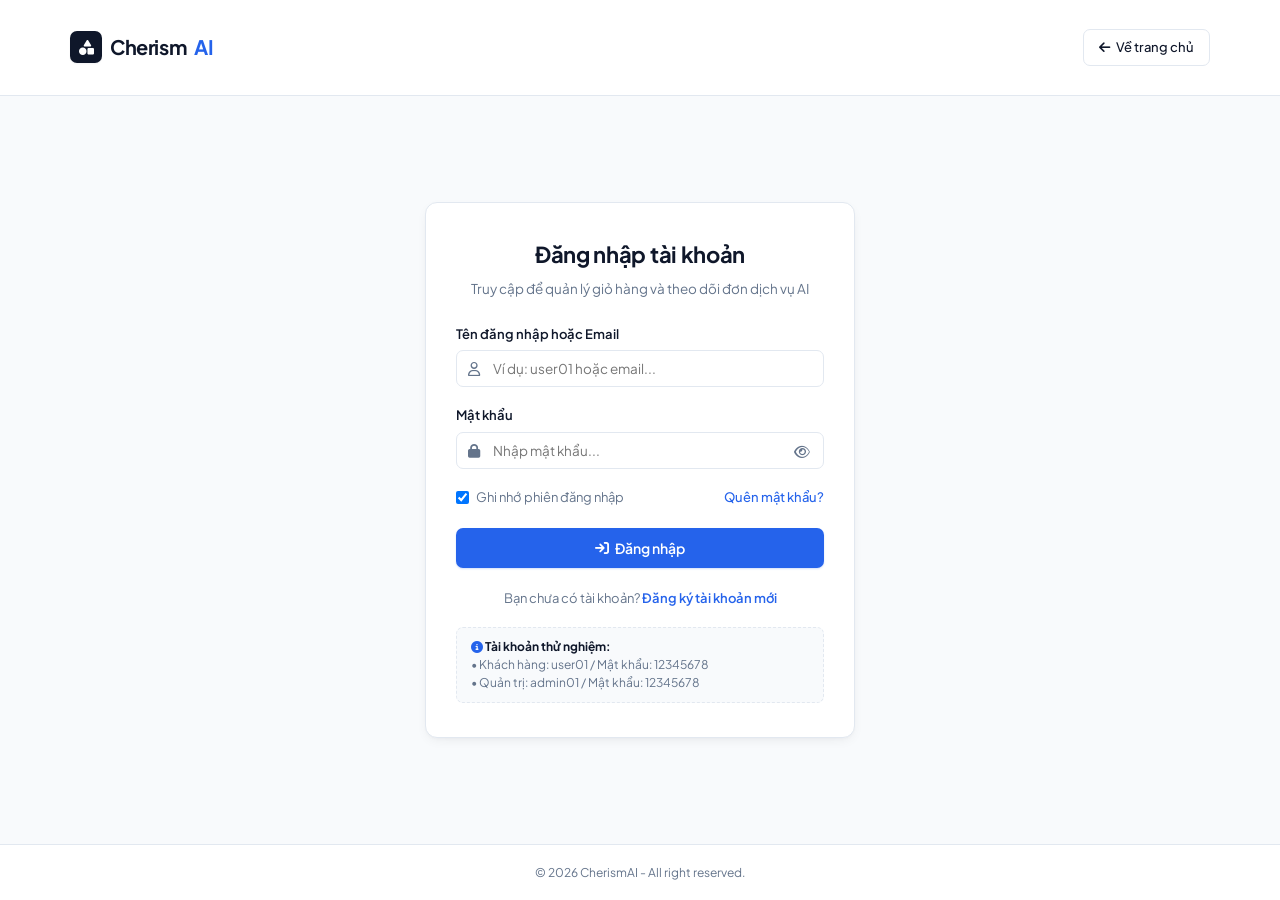
<file: src/views/order_history.html>
<!DOCTYPE html>
<html lang="vi">

<head>
  <meta charset="UTF-8">
  <meta name="viewport" content="width=device-width, initial-scale=1.0">
  <title>Đơn hàng của tôi — CherismAI</title>

  <link rel="preconnect" href="https://fonts.googleapis.com">
  <link rel="preconnect" href="https://fonts.gstatic.com" crossorigin>
  <link href="https://fonts.googleapis.com/css2?family=Plus+Jakarta+Sans:wght@400;500;600;700&display=swap" rel="stylesheet">

  <link rel="stylesheet" href="../public/css/home.css">
  <link rel="stylesheet" href="../public/css/profile.css">
  <link rel="stylesheet" href="../public/css/history.css">

  <link rel="stylesheet" href="https://cdnjs.cloudflare.com/ajax/libs/font-awesome/6.4.0/css/all.min.css">
</head>

<body>

  <header class="header">
    <div class="container nav-container">
      <a href="index.html" class="logo">
        <div class="logo-icon-box">
          <i class="fa-solid fa-shapes"></i>
        </div>
        Cherism<span>AI</span>
      </a>

      <div class="search-box">
        <input type="text" id="searchInput" placeholder="Tìm kiếm gói cước AI...">
        <button id="searchBtn" title="Tìm kiếm"><i class="fa-solid fa-magnifying-glass"></i></button>
      </div>

      <nav class="nav-links">
        <a href="index.html">Trang chủ</a>
        <a href="index.html#services">Dịch vụ AI</a>
        <a href="order_history.html" class="active">Đơn hàng</a>
        <a href="policy/term.html">Chính sách</a>
      </nav>

      <div class="user-actions">
        <a href="cart.html" class="cart-btn" title="Giỏ hàng">
          <i class="fa-solid fa-cart-shopping"></i>
          <span class="badge" id="cartCount">0</span>
        </a>
        <div id="userAuthArea" class="user-status"></div>
      </div>
    </div>
  </header>

  <div class="breadcrumb-wrap">
    <div class="container">
      <ul class="breadcrumb-list">
        <li><a href="index.html"><i class="fa-solid fa-house"></i> Trang chủ</a></li>
        <li><i class="fa-solid fa-chevron-right breadcrumb-sep"></i></li>
        <li>Tài khoản</li>
        <li><i class="fa-solid fa-chevron-right breadcrumb-sep"></i></li>
        <li class="current">Đơn hàng của tôi</li>
      </ul>
    </div>
  </div>

  <main class="container account-layout">

    <aside class="account-sidebar">
      <div class="account-user-card">
        <div class="user-avatar-circle" id="sidebarAvatar">U</div>
        <h3 id="sidebarUsername">Người dùng</h3>
        <div class="user-email-text" id="sidebarEmail">email@example.com</div>
        <span class="user-role-badge" id="sidebarRole">Khách hàng</span>
      </div>

      <nav class="account-nav">
        <a href="profile.html" class="account-nav-item">
          <i class="fa-regular fa-user"></i> Hồ sơ cá nhân
        </a>
        <a href="order_history.html" class="account-nav-item active">
          <i class="fa-regular fa-clipboard"></i> Đơn hàng của tôi
        </a>
        <a href="payment_history.html" class="account-nav-item">
          <i class="fa-regular fa-credit-card"></i> Lịch sử thanh toán
        </a>
        <a href="warranty.html" class="account-nav-item">
          <i class="fa-solid fa-screwdriver-wrench"></i> Yêu cầu bảo hành
        </a>
        <a href="auth/change.html" class="account-nav-item">
          <i class="fa-solid fa-key"></i> Đổi mật khẩu
        </a>
        <a href="javascript:void(0)" onclick="handleLogout()" class="account-nav-item logout">
          <i class="fa-solid fa-arrow-right-from-bracket"></i> Đăng xuất
        </a>
      </nav>
    </aside>

    <section class="account-main">
      <div class="history-card">
        <div class="history-header">
          <div>
            <h2>Đơn hàng của tôi</h2>
            <p>Theo dõi trạng thái xử lý và thông tin bàn giao tài khoản AI</p>
          </div>
          <a href="index.html#services" class="btn btn-primary btn-xs">
            <i class="fa-solid fa-plus"></i> Đặt dịch vụ mới
          </a>
        </div>

        <div class="history-toolbar">
          <div class="status-filters" id="orderStatusFilters">
            <button type="button" class="filter-pill active" data-status="ALL">Tất cả</button>
            <button type="button" class="filter-pill" data-status="pending">Chờ xử lý</button>
            <button type="button" class="filter-pill" data-status="completed">Đã cấp tài khoản</button>
            <button type="button" class="filter-pill" data-status="cancelled">Đã hủy</button>
          </div>

          <div class="history-search">
            <i class="fa-solid fa-magnifying-glass"></i>
            <input type="text" id="orderSearchInput" placeholder="Tìm mã đơn, tên gói...">
          </div>
        </div>

        <div class="table-responsive">
          <table class="data-table">
            <thead>
              <tr>
                <th>Mã đơn</th>
                <th>Ngày tạo</th>
                <th>Dịch vụ</th>
                <th>Tổng tiền</th>
                <th>Trạng thái</th>
                <th>Thao tác</th>
              </tr>
            </thead>
            <tbody id="ordersTableBody">

            </tbody>
          </table>
        </div>

        <div class="empty-table-state" id="emptyOrdersState" style="display: none;">
          <i class="fa-regular fa-folder-open"></i>
          <p>Không có đơn hàng nào phù hợp với bộ lọc hiện tại.</p>
          <a href="index.html#services" class="btn btn-secondary">Khám phá dịch vụ AI</a>
        </div>
      </div>
    </section>
  </main>

  <div class="modal-overlay" id="orderDetailModal">
    <div class="modal-box order-detail-modal">
      <div class="modal-header">
        <h3 id="detailModalTitle">Chi tiết đơn hàng</h3>
        <button class="modal-close" id="closeOrderModal">&times;</button>
      </div>
      <div class="modal-body order-detail-body">

        <div class="order-progress-bar" id="detailProgressBar"></div>

        <div class="detail-info-grid">
          <div class="detail-info-card">
            <h4><i class="fa-regular fa-file-lines"></i> Thông tin đơn hàng</h4>
            <div class="modal-info-row">
              <span class="label">Mã đơn hàng:</span>
              <span class="val code-cell" id="detailOrderId">-</span>
            </div>
            <div class="modal-info-row">
              <span class="label">Thời gian tạo:</span>
              <span class="val" id="detailCreatedAt">-</span>
            </div>
            <div class="modal-info-row">
              <span class="label">Trạng thái:</span>
              <span class="val" id="detailStatus">-</span>
            </div>
            <div class="modal-info-row">
              <span class="label">Tổng thanh toán:</span>
              <span class="val" id="detailTotal" style="color: #2563eb; font-weight: 700;">-</span>
            </div>
          </div>

          <div class="detail-info-card">
            <h4><i class="fa-regular fa-user"></i> Thông tin nhận & thanh toán</h4>
            <div class="modal-info-row">
              <span class="label">Người nhận:</span>
              <span class="val" id="detailReceiver">-</span>
            </div>
            <div class="modal-info-row">
              <span class="label">Email nhận:</span>
              <span class="val" id="detailEmail">-</span>
            </div>
            <div class="modal-info-row">
              <span class="label">Phương thức:</span>
              <span class="val" id="detailMethod">-</span>
            </div>
            <div class="modal-info-row">
              <span class="label">Ghi chú:</span>
              <span class="val" id="detailNote">Không có</span>
            </div>
          </div>
        </div>

        <div class="detail-section-block">
          <h4><i class="fa-solid fa-box-open"></i> Danh sách dịch vụ trong đơn</h4>
          <div class="table-responsive">
            <table class="data-table detail-items-table">
              <thead>
                <tr>
                  <th>Dịch vụ</th>
                  <th>Hình thức</th>
                  <th>Thời hạn / Hạn mức</th>
                  <th>SL</th>
                  <th>Thành tiền</th>
                </tr>
              </thead>
              <tbody id="detailItemsList"></tbody>
            </table>
          </div>
        </div>

        <div class="delivered-section-block" id="deliveredInfoBox" style="display: none;">
          <div class="delivered-section-header">
            <i class="fa-solid fa-circle-check"></i>
            <div>
              <strong>Thông tin bàn giao dịch vụ</strong>
              <span>Sử dụng thông tin dưới đây để đăng nhập hoặc cấu hình API Key</span>
            </div>
          </div>
          <div class="delivered-cards-list" id="deliveredCardsList"></div>
        </div>
      </div>
      <div class="modal-footer" id="detailModalFooter">
        <button class="btn btn-secondary" id="closeOrderModalBtn">Đóng</button>
      </div>
    </div>
  </div>

  <div class="toast-msg" id="toastMsg"></div>

  <footer class="footer">
    <div class="container footer-content">
      <div class="footer-col">
        <h4>CherismAI</h4>
        <p>Đồ án 2: Website cung cấp dịch vụ AI.</p>
        <p>HYUTE</p>
      </div>
      <div class="footer-col">
        <h4>Dịch vụ AI</h4>
        <ul>
          <li><a href="index.html#services">Tạo văn bản (ChatGPT, Claude)</a></li>
          <li><a href="index.html#services">Tạo ảnh (Midjourney, Canva)</a></li>
        </ul>
      </div>
      <div class="footer-col">
        <h4>Tài khoản</h4>
        <ul>
          <li><a href="order_history.html">Lịch sử đơn hàng</a></li>
          <li><a href="payment_history.html">Lịch sử thanh toán</a></li>
        </ul>
      </div>
      <div class="footer-col">
        <h4>Chính sách</h4>
        <ul>
          <li><a href="policy/term.html">Điều khoản dịch vụ</a></li>
          <li><a href="policy/privacy.html">Chính sách bảo mật</a></li>
          <li><a href="policy/refund.html">Chính sách hoàn tiền</a></li>
        </ul>
      </div>
    </div>
    <div class="footer-bottom">
      <p>&copy; 2026 CherismAI - All right reserved.</p>
    </div>
  </footer>

  <script src="../public/js/load_data.js"></script>
  <script src="../public/js/order_history.js"></script>
</body>

</html>
</file>
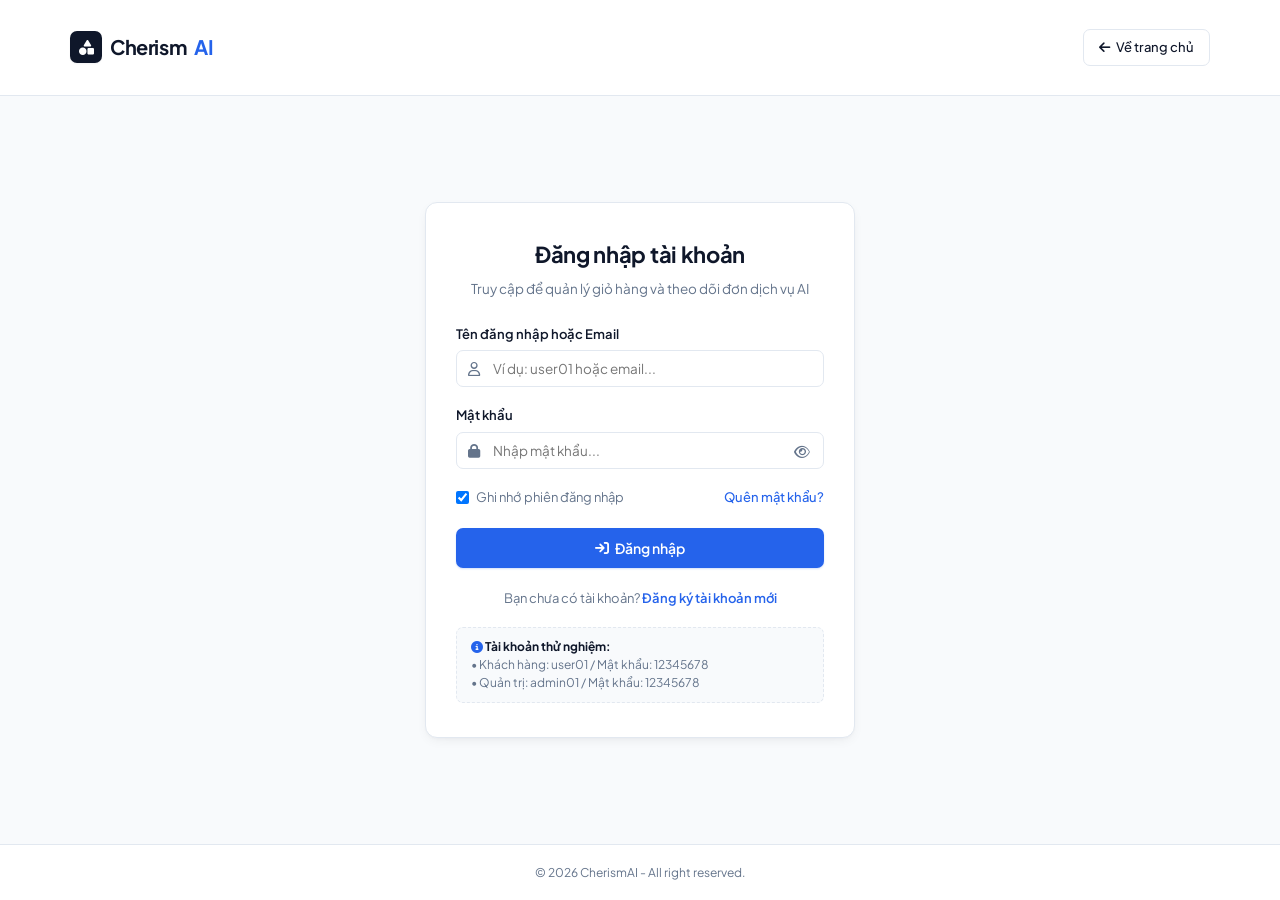
<file: src/views/payment_history.html>
<!DOCTYPE html>
<html lang="vi">

<head>
  <meta charset="UTF-8">
  <meta name="viewport" content="width=device-width, initial-scale=1.0">
  <title>Lịch sử thanh toán — CherismAI</title>

  <link rel="preconnect" href="https://fonts.googleapis.com">
  <link rel="preconnect" href="https://fonts.gstatic.com" crossorigin>
  <link href="https://fonts.googleapis.com/css2?family=Plus+Jakarta+Sans:wght@400;500;600;700&display=swap" rel="stylesheet">

  <link rel="stylesheet" href="../public/css/home.css">
  <link rel="stylesheet" href="../public/css/profile.css">
  <link rel="stylesheet" href="../public/css/history.css">

  <link rel="stylesheet" href="https://cdnjs.cloudflare.com/ajax/libs/font-awesome/6.4.0/css/all.min.css">
</head>

<body>

  <header class="header">
    <div class="container nav-container">
      <a href="index.html" class="logo">
        <div class="logo-icon-box">
          <i class="fa-solid fa-shapes"></i>
        </div>
        Cherism<span>AI</span>
      </a>

      <div class="search-box">
        <input type="text" id="searchInput" placeholder="Tìm kiếm gói cước AI...">
        <button id="searchBtn" title="Tìm kiếm"><i class="fa-solid fa-magnifying-glass"></i></button>
      </div>

      <nav class="nav-links">
        <a href="index.html">Trang chủ</a>
        <a href="index.html#services">Dịch vụ AI</a>
        <a href="order_history.html">Đơn hàng</a>
        <a href="policy/term.html">Chính sách</a>
      </nav>

      <div class="user-actions">
        <a href="cart.html" class="cart-btn" title="Giỏ hàng">
          <i class="fa-solid fa-cart-shopping"></i>
          <span class="badge" id="cartCount">0</span>
        </a>
        <div id="userAuthArea" class="user-status"></div>
      </div>
    </div>
  </header>

  <div class="breadcrumb-wrap">
    <div class="container">
      <ul class="breadcrumb-list">
        <li><a href="index.html"><i class="fa-solid fa-house"></i> Trang chủ</a></li>
        <li><i class="fa-solid fa-chevron-right breadcrumb-sep"></i></li>
        <li>Tài khoản</li>
        <li><i class="fa-solid fa-chevron-right breadcrumb-sep"></i></li>
        <li class="current">Lịch sử thanh toán</li>
      </ul>
    </div>
  </div>

  <main class="container account-layout">

    <aside class="account-sidebar">
      <div class="account-user-card">
        <div class="user-avatar-circle" id="sidebarAvatar">U</div>
        <h3 id="sidebarUsername">Người dùng</h3>
        <div class="user-email-text" id="sidebarEmail">email@example.com</div>
        <span class="user-role-badge" id="sidebarRole">Khách hàng</span>
      </div>

      <nav class="account-nav">
        <a href="profile.html" class="account-nav-item">
          <i class="fa-regular fa-user"></i> Hồ sơ cá nhân
        </a>
        <a href="order_history.html" class="account-nav-item">
          <i class="fa-regular fa-clipboard"></i> Đơn hàng của tôi
        </a>
        <a href="payment_history.html" class="account-nav-item active">
          <i class="fa-regular fa-credit-card"></i> Lịch sử thanh toán
        </a>
        <a href="warranty.html" class="account-nav-item">
          <i class="fa-solid fa-screwdriver-wrench"></i> Yêu cầu bảo hành
        </a>
        <a href="auth/change.html" class="account-nav-item">
          <i class="fa-solid fa-key"></i> Đổi mật khẩu
        </a>
        <a href="javascript:void(0)" onclick="handleLogout()" class="account-nav-item logout">
          <i class="fa-solid fa-arrow-right-from-bracket"></i> Đăng xuất
        </a>
      </nav>
    </aside>

    <section class="account-main">

      <div class="stat-grid">
        <div class="stat-card">
          <div class="stat-icon" style="background: #eff6ff; color: #2563eb;">
            <i class="fa-solid fa-receipt"></i>
          </div>
          <div class="stat-info">
            <div class="stat-value" id="totalTxnCount">0</div>
            <div class="stat-label">Tổng số giao dịch</div>
          </div>
        </div>

        <div class="stat-card">
          <div class="stat-icon" style="background: #ecfdf5; color: #16a34a;">
            <i class="fa-solid fa-wallet"></i>
          </div>
          <div class="stat-info">
            <div class="stat-value" id="totalPaidAmount">0 đ</div>
            <div class="stat-label">Tổng đã thanh toán</div>
          </div>
        </div>
      </div>

      <div class="history-card">
        <div class="history-header">
          <div>
            <h2>Lịch sử thanh toán</h2>
            <p>Đối soát các giao dịch thanh toán gắn với từng đơn hàng trên CherismAI</p>
          </div>
        </div>

        <div class="history-toolbar">
          <div class="status-filters" id="paymentStatusFilters">
            <button type="button" class="filter-pill active" data-status="ALL">Tất cả</button>
            <button type="button" class="filter-pill" data-status="success">Thành công</button>
            <button type="button" class="filter-pill" data-status="pending">Chờ xác nhận</button>
            <button type="button" class="filter-pill" data-status="cancelled">Đã hủy</button>
          </div>

          <div class="history-search">
            <i class="fa-solid fa-magnifying-glass"></i>
            <input type="text" id="paymentSearchInput" placeholder="Tìm mã GD, mã đơn...">
          </div>
        </div>

        <div class="table-responsive">
          <table class="data-table">
            <thead>
              <tr>
                <th>Mã giao dịch</th>
                <th>Mã đơn hàng</th>
                <th>Ngày tạo</th>
                <th>Phương thức</th>
                <th>Số tiền</th>
                <th>Trạng thái</th>
                <th>Biên lai</th>
              </tr>
            </thead>
            <tbody id="paymentsTableBody">

            </tbody>
          </table>
        </div>

        <div class="empty-table-state" id="emptyPaymentsState" style="display: none;">
          <i class="fa-regular fa-credit-card"></i>
          <p>Chưa có bản ghi giao dịch nào phù hợp.</p>
          <a href="index.html#services" class="btn btn-secondary">Xem dịch vụ AI</a>
        </div>
      </div>
    </section>
  </main>

  <div class="modal-overlay" id="receiptModal">
    <div class="modal-box">
      <div class="modal-header">
        <h3>Biên lai giao dịch</h3>
        <button class="modal-close" id="closeReceiptModal">&times;</button>
      </div>
      <div class="modal-body">
        <div class="modal-info-row">
          <span class="label">Mã giao dịch:</span>
          <span class="val" id="rcpTxnId">-</span>
        </div>
        <div class="modal-info-row">
          <span class="label">Mã đơn hàng:</span>
          <span class="val" id="rcpOrderId">-</span>
        </div>
        <div class="modal-info-row">
          <span class="label">Thời gian:</span>
          <span class="val" id="rcpDate">-</span>
        </div>
        <div class="modal-info-row">
          <span class="label">Phương thức:</span>
          <span class="val" id="rcpMethod">-</span>
        </div>
        <div class="modal-info-row">
          <span class="label">Trạng thái:</span>
          <span class="val" id="rcpStatus">-</span>
        </div>
        <div class="modal-info-row">
          <span class="label">Số tiền:</span>
          <span class="val" id="rcpAmount" style="color: #2563eb;">-</span>
        </div>
      </div>
      <div class="modal-footer">
        <button class="btn btn-secondary" id="closeReceiptModalBtn">Đóng</button>
      </div>
    </div>
  </div>

  <div class="toast-msg" id="toastMsg"></div>

  <footer class="footer">
    <div class="container footer-content">
      <div class="footer-col">
        <h4>CherismAI</h4>
        <p>Đồ án 2: Website cung cấp dịch vụ AI.</p>
        <p>HYUTE</p>
      </div>
      <div class="footer-col">
        <h4>Dịch vụ AI</h4>
        <ul>
          <li><a href="index.html#services">Tạo văn bản (ChatGPT, Claude)</a></li>
          <li><a href="index.html#services">Tạo ảnh (Midjourney, Canva)</a></li>
        </ul>
      </div>
      <div class="footer-col">
        <h4>Tài khoản</h4>
        <ul>
          <li><a href="order_history.html">Lịch sử đơn hàng</a></li>
          <li><a href="payment_history.html">Lịch sử thanh toán</a></li>
        </ul>
      </div>
      <div class="footer-col">
        <h4>Chính sách</h4>
        <ul>
          <li><a href="policy/term.html">Điều khoản dịch vụ</a></li>
          <li><a href="policy/privacy.html">Chính sách bảo mật</a></li>
          <li><a href="policy/refund.html">Chính sách hoàn tiền</a></li>
        </ul>
      </div>
    </div>
    <div class="footer-bottom">
      <p>&copy; 2026 CherismAI - All right reserved.</p>
    </div>
  </footer>

  <script src="../public/js/load_data.js"></script>
  <script src="../public/js/payment_history.js"></script>
</body>

</html>
</file>
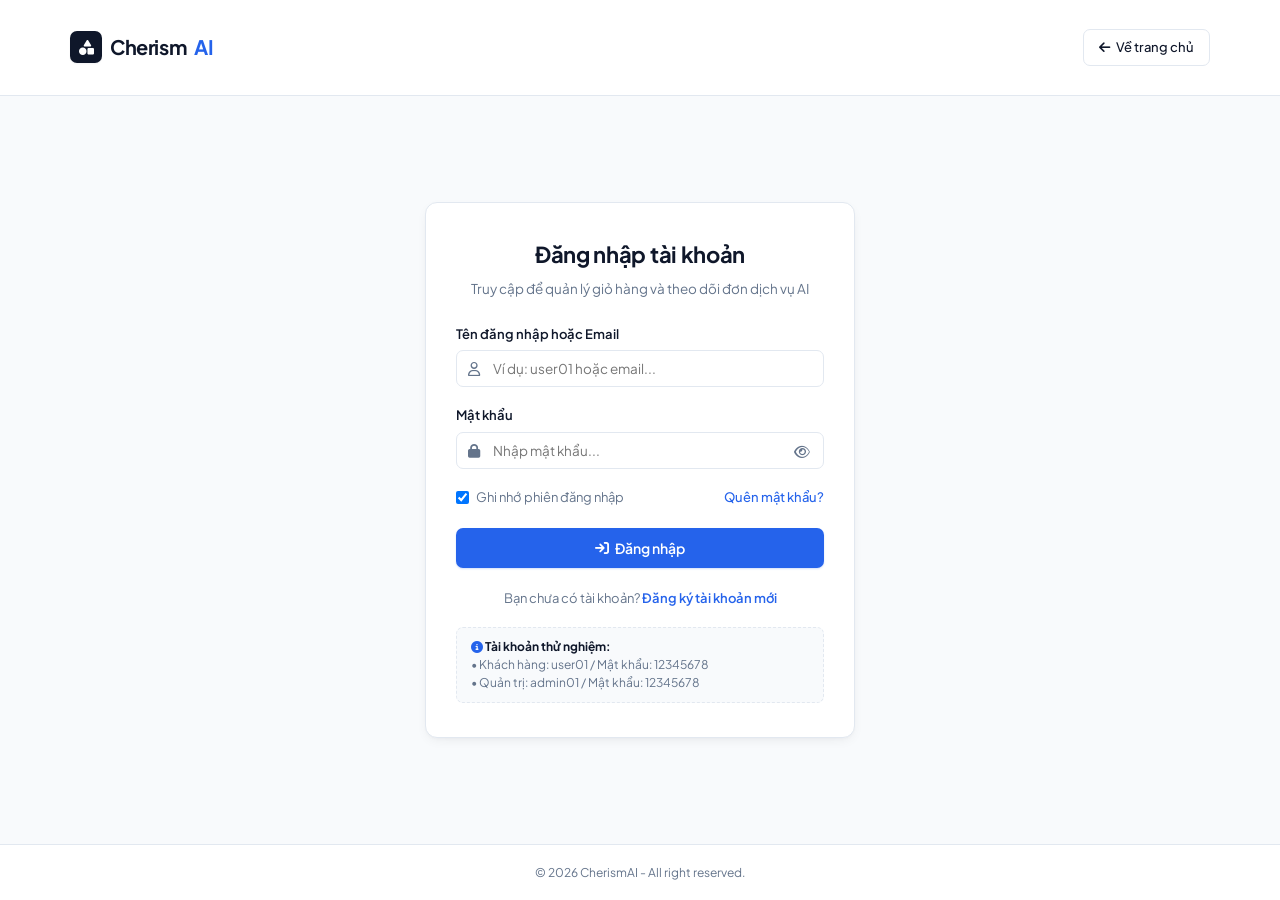
<file: src/views/profile.html>
<!DOCTYPE html>
<html lang="vi">

<head>
  <meta charset="UTF-8">
  <meta name="viewport" content="width=device-width, initial-scale=1.0">
  <title>Hồ sơ cá nhân — CherismAI</title>

  <link rel="preconnect" href="https://fonts.googleapis.com">
  <link rel="preconnect" href="https://fonts.gstatic.com" crossorigin>
  <link href="https://fonts.googleapis.com/css2?family=Plus+Jakarta+Sans:wght@400;500;600;700&display=swap" rel="stylesheet">

  <link rel="stylesheet" href="../public/css/home.css">
  <link rel="stylesheet" href="../public/css/profile.css">

  <link rel="stylesheet" href="https://cdnjs.cloudflare.com/ajax/libs/font-awesome/6.4.0/css/all.min.css">
</head>

<body>

  <header class="header">
    <div class="container nav-container">
      <a href="index.html" class="logo">
        <div class="logo-icon-box">
          <i class="fa-solid fa-shapes"></i>
        </div>
        Cherism<span>AI</span>
      </a>

      <div class="search-box">
        <input type="text" id="searchInput" placeholder="Tìm kiếm gói cước AI...">
        <button id="searchBtn" title="Tìm kiếm"><i class="fa-solid fa-magnifying-glass"></i></button>
      </div>

      <nav class="nav-links">
        <a href="index.html">Trang chủ</a>
        <a href="index.html#services">Dịch vụ AI</a>
        <a href="order_history.html">Đơn hàng</a>
        <a href="policy/term.html">Chính sách</a>
      </nav>

      <div class="user-actions">
        <a href="cart.html" class="cart-btn" title="Giỏ hàng">
          <i class="fa-solid fa-cart-shopping"></i>
          <span class="badge" id="cartCount">0</span>
        </a>
        <div id="userAuthArea" class="user-status"></div>
      </div>
    </div>
  </header>

  <div class="breadcrumb-wrap">
    <div class="container">
      <ul class="breadcrumb-list">
        <li><a href="index.html"><i class="fa-solid fa-house"></i> Trang chủ</a></li>
        <li><i class="fa-solid fa-chevron-right" style="font-size: 10px;"></i></li>
        <li>Tài khoản</li>
        <li><i class="fa-solid fa-chevron-right" style="font-size: 10px;"></i></li>
        <li class="current">Hồ sơ cá nhân</li>
      </ul>
    </div>
  </div>

  <main class="container account-layout">

    <aside class="account-sidebar">
      <div class="account-user-card">
        <div class="user-avatar-circle" id="sidebarAvatar">U</div>
        <h3 id="sidebarUsername">Người dùng</h3>
        <div class="user-email-text" id="sidebarEmail">email@example.com</div>
        <span class="user-role-badge" id="sidebarRole">Khách hàng</span>
      </div>

      <nav class="account-nav">
        <a href="profile.html" class="account-nav-item active">
          <i class="fa-regular fa-user"></i> Hồ sơ cá nhân
        </a>
        <a href="order_history.html" class="account-nav-item">
          <i class="fa-regular fa-clipboard"></i> Đơn hàng của tôi
        </a>
        <a href="payment_history.html" class="account-nav-item">
          <i class="fa-regular fa-credit-card"></i> Lịch sử thanh toán
        </a>
        <a href="warranty.html" class="account-nav-item">
          <i class="fa-solid fa-screwdriver-wrench"></i> Yêu cầu bảo hành
        </a>
        <a href="auth/change.html" class="account-nav-item">
          <i class="fa-solid fa-key"></i> Đổi mật khẩu
        </a>
        <a href="javascript:void(0)" onclick="handleLogout()" class="account-nav-item logout">
          <i class="fa-solid fa-arrow-right-from-bracket"></i> Đăng xuất
        </a>
      </nav>
    </aside>

    <section class="account-main">

      <div class="stat-grid">
        <div class="stat-card">
          <div class="stat-icon" style="background: #eff6ff; color: #2563eb;">
            <i class="fa-solid fa-box-archive"></i>
          </div>
          <div class="stat-info">
            <div class="stat-value" id="statOrderCount">0</div>
            <div class="stat-label">Đơn hàng đã đặt</div>
          </div>
        </div>

        <div class="stat-card">
          <div class="stat-icon" style="background: #ecfdf5; color: #16a34a;">
            <i class="fa-solid fa-receipt"></i>
          </div>
          <div class="stat-info">
            <div class="stat-value" id="statPaymentCount">0</div>
            <div class="stat-label">Giao dịch thanh toán</div>
          </div>
        </div>
      </div>

      <div class="account-card">
        <div class="account-card-header">
          <h3><i class="fa-solid fa-address-card" style="color: var(--primary-color); margin-right: 6px;"></i> Thông tin tài khoản</h3>
        </div>
        <div class="account-card-body">
          <div id="profileAlert" class="form-alert"></div>

          <form id="profileForm" novalidate>
            <div style="display: grid; grid-template-columns: 1fr 1fr; gap: 18px;">

              <div class="form-group">
                <label class="form-label">Mã tài khoản</label>
                <input type="text" id="uidInput" class="form-input" style="background: #f8fafc; cursor: not-allowed;" readonly>
              </div>

              <div class="form-group">
                <label class="form-label">Vai trò hệ thống</label>
                <input type="text" id="roleInput" class="form-input" style="background: #f8fafc; cursor: not-allowed;" readonly>
              </div>
            </div>

            <div class="form-group">
              <label class="form-label" for="usernameInput">Tên người dùng (Username)</label>
              <div class="form-input-wrap">
                <i class="fa-regular fa-user form-input-icon"></i>
                <input type="text" id="usernameInput" class="form-input" placeholder="Nhập tên người dùng..." required>
              </div>
              <div id="usernameError" class="form-error-msg">Tên người dùng phải có ít nhất 3 ký tự.</div>
            </div>

            <div class="form-group">
              <label class="form-label" for="emailInput">Địa chỉ Email</label>
              <div class="form-input-wrap">
                <i class="fa-regular fa-envelope form-input-icon"></i>
                <input type="email" id="emailInput" class="form-input" placeholder="Nhập địa chỉ email..." required>
              </div>
              <div id="emailError" class="form-error-msg">Địa chỉ email không hợp lệ.</div>
            </div>

            <div class="form-group">
              <label class="form-label">Ngày tham gia hệ thống</label>
              <input type="text" id="createdAtInput" class="form-input" style="background: #f8fafc; cursor: not-allowed;" readonly>
            </div>

            <div style="display: flex; gap: 12px; margin-top: 24px; flex-wrap: wrap;">
              <button type="submit" id="saveProfileBtn" class="btn btn-primary">
                <i class="fa-regular fa-floppy-disk"></i> Lưu thay đổi
              </button>
              <a href="auth/change.html" class="btn btn-secondary">
                <i class="fa-solid fa-key"></i> Đổi mật khẩu
              </a>
            </div>
          </form>
        </div>
      </div>
    </section>
  </main>

  <div class="toast-msg" id="toastMsg"></div>

  <footer class="footer">
    <div class="container footer-content">
      <div class="footer-col">
        <h4>CherismAI</h4>
        <p>Đồ án 2: Website cung cấp dịch vụ AI.</p>
        <p>HYUTE</p>
      </div>
      <div class="footer-col">
        <h4>Dịch vụ AI</h4>
        <ul>
          <li><a href="index.html#services">Tạo văn bản (ChatGPT, Claude)</a></li>
          <li><a href="index.html#services">Tạo ảnh (Midjourney, Canva)</a></li>
        </ul>
      </div>
      <div class="footer-col">
        <h4>Tài khoản</h4>
        <ul>
          <li><a href="order_history.html">Lịch sử đơn hàng</a></li>
          <li><a href="payment_history.html">Lịch sử thanh toán</a></li>
        </ul>
      </div>
      <div class="footer-col">
        <h4>Chính sách</h4>
        <ul>
          <li><a href="policy/term.html">Điều khoản dịch vụ</a></li>
          <li><a href="policy/privacy.html">Chính sách bảo mật</a></li>
          <li><a href="policy/refund.html">Chính sách hoàn tiền</a></li>
        </ul>
      </div>
    </div>
    <div class="footer-bottom">
      <p>&copy; 2026 CherismAI - All right reserved.</p>
    </div>
  </footer>

  <script src="../public/js/load_data.js"></script>
  <script src="../public/js/profile.js"></script>
</body>

</html>
</file>
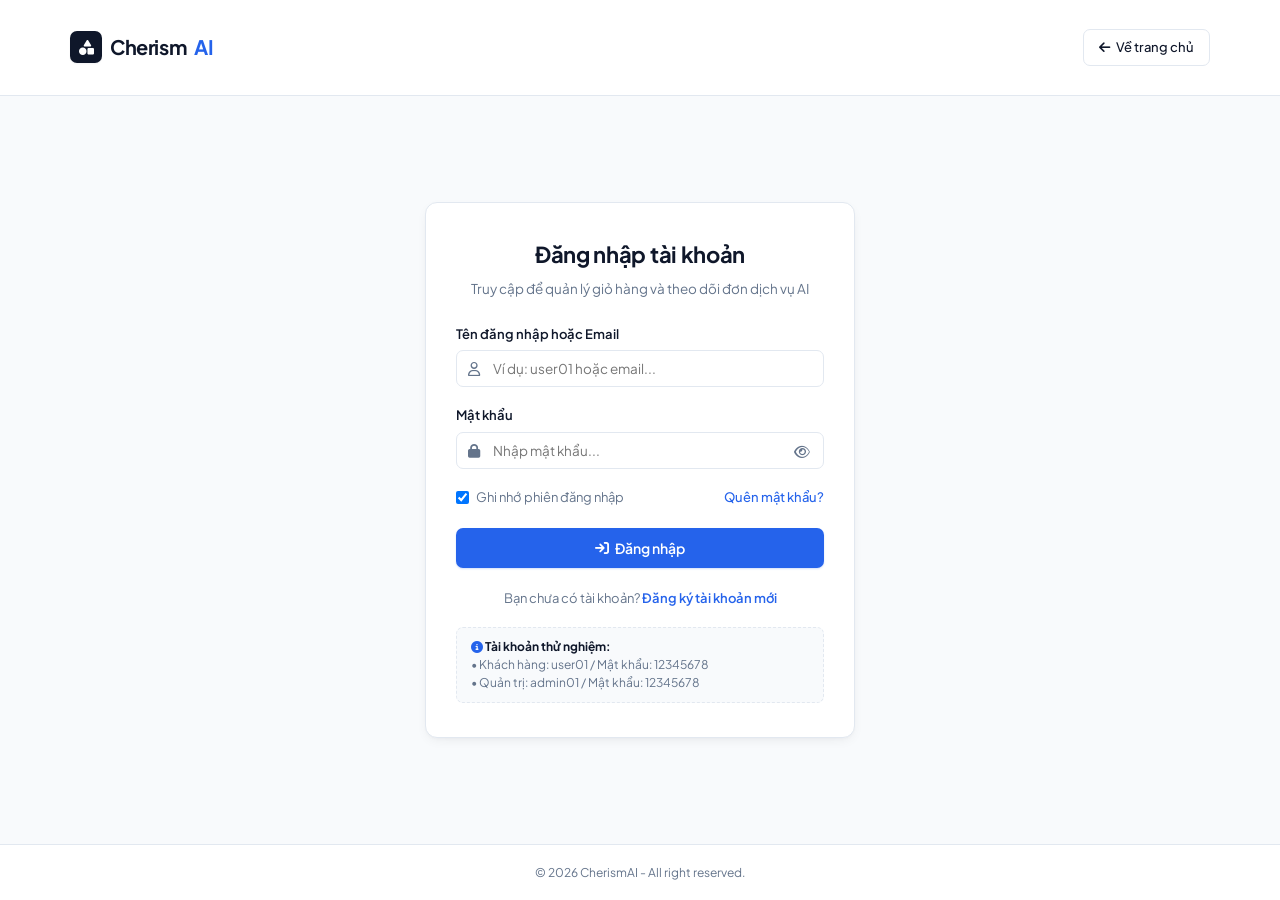
<file: src/views/warranty.html>
<!DOCTYPE html>
<html lang="vi">

<head>
  <meta charset="UTF-8">
  <meta name="viewport" content="width=device-width, initial-scale=1.0">
  <title>Bảo hành & Hỗ trợ — CherismAI</title>

  <link rel="preconnect" href="https://fonts.googleapis.com">
  <link rel="preconnect" href="https://fonts.gstatic.com" crossorigin>
  <link href="https://fonts.googleapis.com/css2?family=Plus+Jakarta+Sans:wght@400;500;600;700&display=swap" rel="stylesheet">

  <link rel="stylesheet" href="../public/css/home.css">
  <link rel="stylesheet" href="../public/css/profile.css">
  <link rel="stylesheet" href="../public/css/history.css">
  <link rel="stylesheet" href="../public/css/warranty.css">
  <link rel="stylesheet" href="https://cdnjs.cloudflare.com/ajax/libs/font-awesome/6.4.0/css/all.min.css">
</head>

<body>

  <header class="header">
    <div class="container nav-container">
      <a href="index.html" class="logo">
        <div class="logo-icon-box">
          <i class="fa-solid fa-shapes"></i>
        </div>
        Cherism<span>AI</span>
      </a>

      <div class="search-box">
        <input type="text" id="searchInput" placeholder="Tìm kiếm gói cước AI...">
        <button id="searchBtn" title="Tìm kiếm"><i class="fa-solid fa-magnifying-glass"></i></button>
      </div>

      <nav class="nav-links">
        <a href="index.html">Trang chủ</a>
        <a href="index.html#services">Dịch vụ AI</a>
        <a href="order_history.html">Đơn hàng</a>
        <a href="policy/term.html">Chính sách</a>
      </nav>

      <div class="user-actions">
        <a href="cart.html" class="cart-btn" title="Giỏ hàng">
          <i class="fa-solid fa-cart-shopping"></i>
          <span class="badge" id="cartCount">0</span>
        </a>
        <div id="userAuthArea" class="user-status"></div>
      </div>
    </div>
  </header>

  <div class="breadcrumb-wrap">
    <div class="container">
      <ul class="breadcrumb-list">
        <li><a href="index.html"><i class="fa-solid fa-house"></i> Trang chủ</a></li>
        <li><i class="fa-solid fa-chevron-right breadcrumb-sep"></i></li>
        <li>Tài khoản</li>
        <li><i class="fa-solid fa-chevron-right breadcrumb-sep"></i></li>
        <li class="current">Bảo hành & Hỗ trợ</li>
      </ul>
    </div>
  </div>

  <main class="container account-layout">

    <aside class="account-sidebar">
      <div class="account-user-card">
        <div class="user-avatar-circle" id="sidebarAvatar">U</div>
        <h3 id="sidebarUsername">Người dùng</h3>
        <div class="user-email-text" id="sidebarEmail">email@example.com</div>
        <span class="user-role-badge" id="sidebarRole">Khách hàng</span>
      </div>

      <nav class="account-nav">
        <a href="profile.html" class="account-nav-item">
          <i class="fa-regular fa-user"></i> Hồ sơ cá nhân
        </a>
        <a href="order_history.html" class="account-nav-item">
          <i class="fa-regular fa-clipboard"></i> Đơn hàng của tôi
        </a>
        <a href="payment_history.html" class="account-nav-item">
          <i class="fa-regular fa-credit-card"></i> Lịch sử thanh toán
        </a>
        <a href="warranty.html" class="account-nav-item active">
          <i class="fa-solid fa-screwdriver-wrench"></i> Yêu cầu bảo hành
        </a>
        <a href="auth/change.html" class="account-nav-item">
          <i class="fa-solid fa-key"></i> Đổi mật khẩu
        </a>
        <a href="javascript:void(0)" onclick="handleLogout()" class="account-nav-item logout">
          <i class="fa-solid fa-arrow-right-from-bracket"></i> Đăng xuất
        </a>
      </nav>
    </aside>

    <section class="account-main warranty-main">

      <div class="history-card">
        <div class="history-header">
          <div>
            <h2>Gửi yêu cầu bảo hành dịch vụ</h2>
            <p>Hỗ trợ bảo hành 1 đổi 1 trong suốt thời gian sử dụng gói AI</p>
          </div>
        </div>

        <form id="warrantyForm" class="warranty-form" novalidate>
          <div class="warranty-row-2">
            <div class="form-group">
              <label for="warrantyOrderId">Chọn đơn hàng cần bảo hành <span class="req">*</span></label>
              <select id="warrantyOrderId" required>
                <option value="">-- Chọn mã đơn hàng --</option>
              </select>
            </div>
            <div class="form-group">
              <label for="warrantyIssueType">Loại sự cố <span class="req">*</span></label>
              <select id="warrantyIssueType" required>
                <option value="Lỗi đăng nhập / sai mật khẩu (Tài khoản cấp sẵn)">Lỗi đăng nhập / sai mật khẩu (Tài khoản cấp sẵn)</option>
                <option value="Tài khoản nâng cấp chính chủ bị mất gói">Tài khoản nâng cấp chính chủ bị mất gói</option>
                <option value="API Key lỗi xác thực (401/403) hoặc sai hạn mức">API Key lỗi xác thực (401/403) hoặc sai hạn mức</option>
                <option value="Lỗi giới hạn thiết bị hoặc xác minh">Lỗi giới hạn thiết bị hoặc xác minh</option>
                <option value="Sự cố khác">Sự cố khác</option>
              </select>
            </div>
          </div>

          <div class="form-group">
            <label for="warrantyDesc">Mô tả chi tiết sự cố <span class="req">*</span></label>
            <textarea id="warrantyDesc" rows="3" placeholder="Mô tả cụ thể lỗi gặp phải khi sử dụng tài khoản AI..." required></textarea>
          </div>

          <div class="form-group">
            <label for="warrantyFile">Đính kèm hình ảnh minh chứng (tùy chọn)</label>
            <div class="file-upload-wrap">
              <input type="file" id="warrantyFile" accept="image/*">
              <div class="file-preview-box" id="filePreviewBox" style="display: none;">
                <img id="filePreviewImg" src="" alt="Ảnh minh chứng">
                <button type="button" class="btn btn-secondary btn-xs" id="removeFileBtn">Xóa ảnh</button>
              </div>
            </div>
          </div>

          <div class="warranty-submit-row">
            <button type="submit" class="btn btn-primary">
              <i class="fa-solid fa-paper-plane"></i> Gửi yêu cầu bảo hành
            </button>
          </div>
        </form>
      </div>

      <div class="history-card">
        <div class="history-header">
          <div>
            <h2>Tiến độ xử lý bảo hành</h2>
            <p>Theo dõi trạng thái tiếp nhận và phản hồi từ bộ phận kỹ thuật</p>
          </div>
        </div>

        <div class="table-responsive">
          <table class="data-table">
            <thead>
              <tr>
                <th>Mã phiếu</th>
                <th>Mã đơn</th>
                <th>Loại sự cố</th>
                <th>Ngày gửi</th>
                <th>Trạng thái</th>
                <th>Chi tiết</th>
              </tr>
            </thead>
            <tbody id="warrantyTableBody"></tbody>
          </table>
        </div>

        <div class="empty-table-state" id="emptyWarrantyState" style="display: none;">
          <i class="fa-solid fa-shield-heart"></i>
          <p>Bạn chưa gửi yêu cầu bảo hành nào.</p>
        </div>
      </div>
    </section>
  </main>

  <div class="modal-overlay" id="warrantyDetailModal">
    <div class="modal-box">
      <div class="modal-header">
        <h3>Chi tiết phiếu bảo hành</h3>
        <button class="modal-close" id="closeWarrantyModal">&times;</button>
      </div>
      <div class="modal-body">
        <div class="modal-info-row">
          <span class="label">Mã phiếu:</span>
          <span class="val" id="wDetailId">-</span>
        </div>
        <div class="modal-info-row">
          <span class="label">Mã đơn hàng:</span>
          <span class="val" id="wDetailOrder">-</span>
        </div>
        <div class="modal-info-row">
          <span class="label">Loại sự cố:</span>
          <span class="val" id="wDetailType">-</span>
        </div>
        <div class="modal-info-row">
          <span class="label">Trạng thái:</span>
          <span class="val" id="wDetailStatus">-</span>
        </div>
        <div class="modal-desc-title">Mô tả sự cố:</div>
        <p class="modal-desc-content" id="wDetailDesc">-</p>

        <div id="wDetailImgWrap" style="display: none; margin-top: 10px;">
          <div class="modal-desc-title">Ảnh minh chứng đính kèm:</div>
          <img id="wDetailImg" src="" alt="Ảnh minh chứng" style="max-width: 100%; border-radius: 8px; border: 1px solid #e2e8f0;">
        </div>

        <div class="delivered-box" id="wStaffNoteBox" style="display: none;">
          <strong><i class="fa-solid fa-headset"></i> Phản hồi từ kỹ thuật viên:</strong>
          <span id="wStaffNoteText"></span>
        </div>
      </div>
      <div class="modal-footer">
        <button class="btn btn-secondary" id="closeWarrantyModalBtn">Đóng</button>
      </div>
    </div>
  </div>

  <div class="toast-msg" id="toastMsg"></div>

  <footer class="footer">
    <div class="container footer-content">
      <div class="footer-col">
        <h4>CherismAI</h4>
        <p>Đồ án 2: Website cung cấp dịch vụ AI.</p>
        <p>HYUTE</p>
      </div>
      <div class="footer-col">
        <h4>Dịch vụ AI</h4>
        <ul>
          <li><a href="index.html#services">Tạo văn bản (ChatGPT, Claude)</a></li>
          <li><a href="index.html#services">Tạo ảnh (Midjourney, Canva)</a></li>
        </ul>
      </div>
      <div class="footer-col">
        <h4>Tài khoản</h4>
        <ul>
          <li><a href="order_history.html">Lịch sử đơn hàng</a></li>
          <li><a href="payment_history.html">Lịch sử thanh toán</a></li>
        </ul>
      </div>
      <div class="footer-col">
        <h4>Chính sách</h4>
        <ul>
          <li><a href="policy/term.html">Điều khoản dịch vụ</a></li>
          <li><a href="policy/privacy.html">Chính sách bảo mật</a></li>
          <li><a href="policy/refund.html">Chính sách hoàn tiền</a></li>
        </ul>
      </div>
    </div>
    <div class="footer-bottom">
      <p>&copy; 2026 CherismAI - All right reserved.</p>
    </div>
  </footer>

  <script src="../public/js/load_data.js"></script>
  <script src="../public/js/warranty.js"></script>
</body>

</html>
</file>
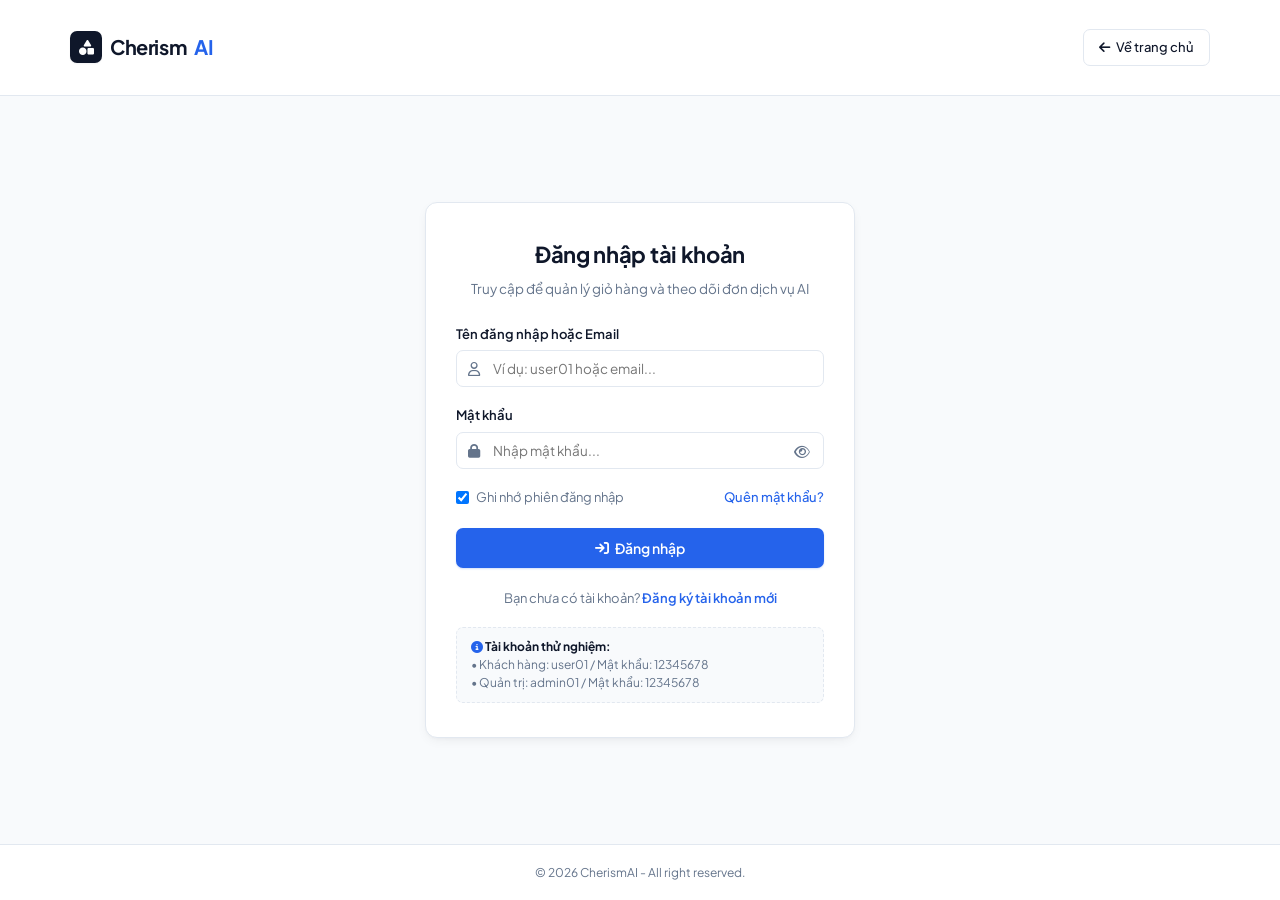
<file: src/views/auth/change.html>
<!DOCTYPE html>
<html lang="vi">

<head>
  <meta charset="UTF-8">
  <meta name="viewport" content="width=device-width, initial-scale=1.0">
  <title>Đổi mật khẩu — CherismAI</title>

  <link rel="preconnect" href="https://fonts.googleapis.com">
  <link rel="preconnect" href="https://fonts.gstatic.com" crossorigin>
  <link href="https://fonts.googleapis.com/css2?family=Plus+Jakarta+Sans:wght@400;500;600;700&display=swap"
    rel="stylesheet">

  <link rel="stylesheet" href="../../public/css/home.css">
  <link rel="stylesheet" href="../../public/css/auth.css">
  <link rel="stylesheet" href="../../public/css/profile.css">
  <link rel="stylesheet" href="https://cdnjs.cloudflare.com/ajax/libs/font-awesome/6.4.0/css/all.min.css">
</head>

<body>

  <header class="header">
    <div class="container nav-container">
      <a href="../index.html" class="logo">
        <div class="logo-icon-box">
          <i class="fa-solid fa-shapes"></i>
        </div>
        Cherism<span>AI</span>
      </a>

      <div class="search-box">
        <input type="text" id="searchInput" placeholder="Tìm kiếm gói cước AI...">
        <button id="searchBtn" title="Tìm kiếm"><i class="fa-solid fa-magnifying-glass"></i></button>
      </div>

      <nav class="nav-links">
        <a href="../index.html">Trang chủ</a>
        <a href="../index.html#services">Dịch vụ AI</a>
        <a href="../order_history.html">Đơn hàng</a>
        <a href="../policy/term.html">Chính sách</a>
      </nav>

      <div class="user-actions">
        <a href="../cart.html" class="cart-btn" title="Giỏ hàng">
          <i class="fa-solid fa-cart-shopping"></i>
          <span class="badge" id="cartCount">0</span>
        </a>
        <div id="userAuthArea" class="user-status"></div>
      </div>
    </div>
  </header>

  <div class="breadcrumb-wrap">
    <div class="container">
      <ul class="breadcrumb-list">
        <li><a href="../index.html"><i class="fa-solid fa-house"></i> Trang chủ</a></li>
        <li><i class="fa-solid fa-chevron-right" style="font-size: 10px;"></i></li>
        <li>Tài khoản</li>
        <li><i class="fa-solid fa-chevron-right" style="font-size: 10px;"></i></li>
        <li class="current">Đổi mật khẩu</li>
      </ul>
    </div>
  </div>

  <main class="container account-layout">
    <aside class="account-sidebar">
      <div class="account-user-card">
        <div class="user-avatar-circle" id="sidebarAvatar">U</div>
        <h3 id="sidebarUsername">Người dùng</h3>
        <div class="user-email-text" id="sidebarEmail">email@example.com</div>
        <span class="user-role-badge" id="sidebarRole">Khách hàng</span>
      </div>

      <nav class="account-nav">
        <a href="../profile.html" class="account-nav-item">
          <i class="fa-regular fa-user"></i> Hồ sơ cá nhân
        </a>
        <a href="../order_history.html" class="account-nav-item">
          <i class="fa-regular fa-clipboard"></i> Đơn hàng của tôi
        </a>
        <a href="../payment_history.html" class="account-nav-item">
          <i class="fa-regular fa-credit-card"></i> Lịch sử thanh toán
        </a>
        <a href="../warranty.html" class="account-nav-item">
          <i class="fa-solid fa-screwdriver-wrench"></i> Yêu cầu bảo hành
        </a>
        <a href="change.html" class="account-nav-item active">
          <i class="fa-solid fa-key"></i> Đổi mật khẩu
        </a>
        <a href="javascript:void(0)" onclick="handleLogout()" class="account-nav-item logout">
          <i class="fa-solid fa-arrow-right-from-bracket"></i> Đăng xuất
        </a>
      </nav>
    </aside>

    <section class="account-main">
      <div class="account-card">
        <div class="account-card-header">
          <h3><i class="fa-solid fa-shield-halved" style="color: var(--primary-color); margin-right: 6px;"></i> Đổi mật
            khẩu</h3>
        </div>

        <div class="account-card-body">
          <p style="font-size: 13.5px; color: var(--text-muted); margin-bottom: 20px;">
            Để đảm bảo an toàn, vui lòng sử dụng mật khẩu mạnh có tối thiểu 6 ký tự.
          </p>

          <div id="authAlert" class="form-alert"></div>

          <form id="changePasswordForm" novalidate style="max-width: 480px;">
            <div class="form-group">
              <label class="form-label" for="currentPasswordInput">Mật khẩu hiện tại</label>
              <div class="form-input-wrap">
                <i class="fa-solid fa-lock form-input-icon"></i>
                <input type="password" id="currentPasswordInput" class="form-input"
                  placeholder="Nhập mật khẩu đang sử dụng..." required autocomplete="current-password">
                <button type="button" class="password-toggle-btn" id="toggleCurrentBtn" title="Hiện/ẩn mật khẩu">
                  <i class="fa-regular fa-eye" id="toggleCurrentIcon"></i>
                </button>
              </div>
              <div id="currentPasswordError" class="form-error-msg">Vui lòng nhập mật khẩu hiện tại.</div>
            </div>

            <div class="form-group">
              <label class="form-label" for="newPasswordInput">Mật khẩu mới</label>
              <div class="form-input-wrap">
                <i class="fa-solid fa-key form-input-icon"></i>
                <input type="password" id="newPasswordInput" class="form-input" placeholder="Tối thiểu 6 ký tự..."
                  required autocomplete="new-password">
                <button type="button" class="password-toggle-btn" id="toggleNewBtn" title="Hiện/ẩn mật khẩu">
                  <i class="fa-regular fa-eye" id="toggleNewIcon"></i>
                </button>
              </div>
              <div id="newPasswordError" class="form-error-msg">Mật khẩu mới phải có ít nhất 6 ký tự.</div>
            </div>

            <div class="form-group">
              <label class="form-label" for="confirmNewPasswordInput">Xác nhận mật khẩu mới</label>
              <div class="form-input-wrap">
                <i class="fa-solid fa-check-double form-input-icon"></i>
                <input type="password" id="confirmNewPasswordInput" class="form-input"
                  placeholder="Nhập lại mật khẩu mới..." required autocomplete="new-password">
              </div>
              <div id="confirmNewPasswordError" class="form-error-msg">Mật khẩu xác nhận không trùng khớp.</div>
            </div>

            <div style="display: flex; gap: 12px; margin-top: 24px; flex-wrap: wrap;">
              <button type="submit" id="submitBtn" class="btn btn-primary">
                <i class="fa-solid fa-floppy-disk"></i> Lưu mật khẩu mới
              </button>
              <a href="../profile.html" class="btn btn-secondary">
                <i class="fa-solid fa-xmark"></i> Hủy bỏ
              </a>
            </div>
          </form>
        </div>
      </div>
    </section>
  </main>

  <div class="toast-msg" id="toastMsg"></div>

  <footer class="footer">
    <div class="container footer-content">
      <div class="footer-col">
        <h4>CherismAI</h4>
        <p>Đồ án 2: Website cung cấp dịch vụ AI.</p>
        <p>HYUTE</p>
      </div>
      <div class="footer-col">
        <h4>Dịch vụ AI</h4>
        <ul>
          <li><a href="../index.html#services">Tạo văn bản (ChatGPT, Claude)</a></li>
          <li><a href="../index.html#services">Tạo ảnh (Midjourney, Canva)</a></li>
        </ul>
      </div>
      <div class="footer-col">
        <h4>Tài khoản</h4>
        <ul>
          <li><a href="../order_history.html">Lịch sử đơn hàng</a></li>
          <li><a href="../payment_history.html">Lịch sử thanh toán</a></li>
        </ul>
      </div>
      <div class="footer-col">
        <h4>Chính sách</h4>
        <ul>
          <li><a href="../policy/term.html">Điều khoản dịch vụ</a></li>
          <li><a href="../policy/privacy.html">Chính sách bảo mật</a></li>
          <li><a href="../policy/refund.html">Chính sách hoàn tiền</a></li>
        </ul>
      </div>
    </div>
    <div class="footer-bottom">
      <p>&copy; 2026 CherismAI - All right reserved.</p>
    </div>
  </footer>

  <script src="../../public/js/load_data.js"></script>
  <script src="../../public/js/auth.js"></script>
</body>

</html>
</file>
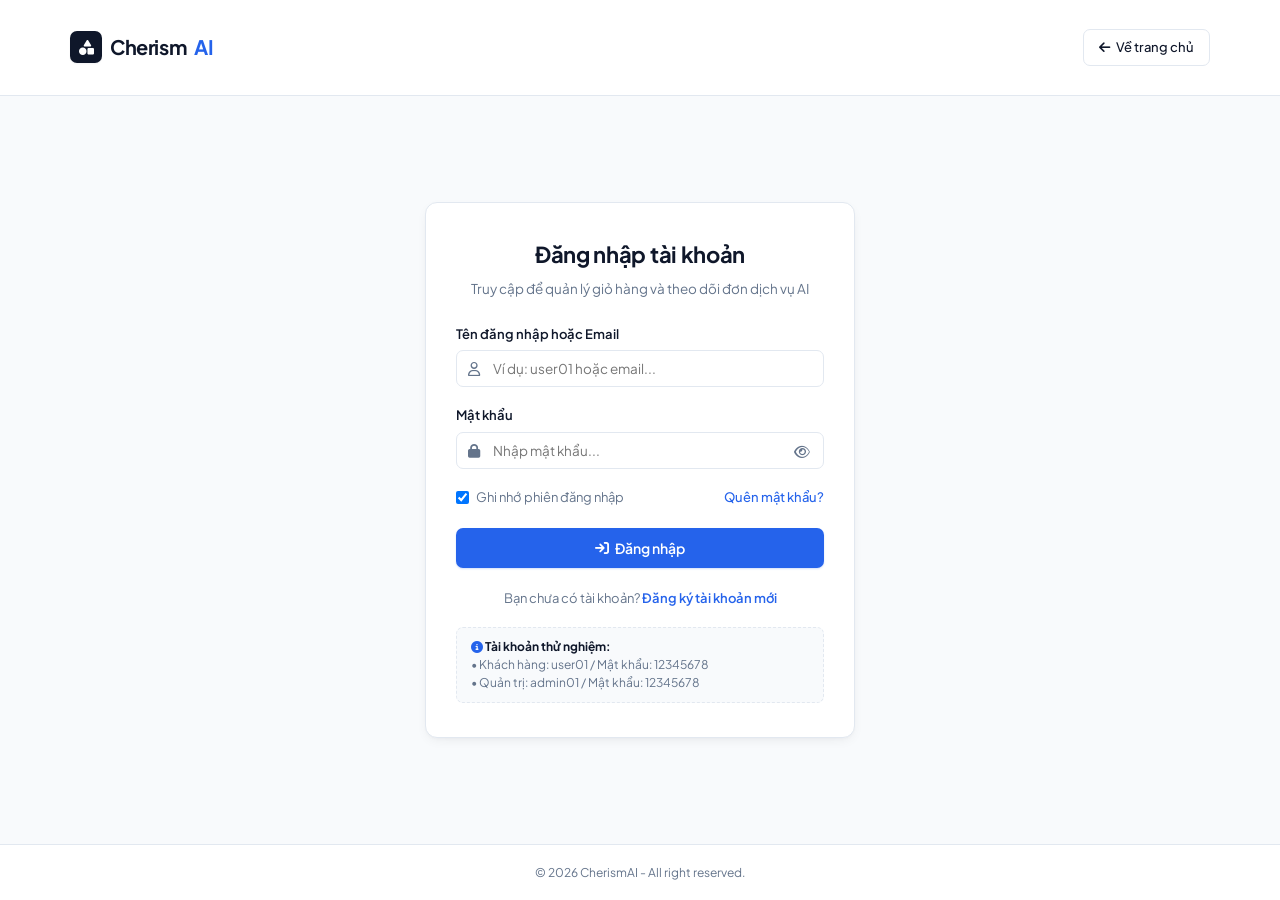
<file: src/views/auth/login.html>
<!DOCTYPE html>
<html lang="vi">

<head>
  <meta charset="UTF-8">
  <meta name="viewport" content="width=device-width, initial-scale=1.0">
  <title>Đăng nhập — CherismAI</title>

  <link rel="preconnect" href="https://fonts.googleapis.com">
  <link rel="preconnect" href="https://fonts.gstatic.com" crossorigin>
  <link href="https://fonts.googleapis.com/css2?family=Plus+Jakarta+Sans:wght@400;500;600;700&display=swap"
    rel="stylesheet">

  <link rel="stylesheet" href="../../public/css/home.css">
  <link rel="stylesheet" href="../../public/css/auth.css">
  <link rel="stylesheet" href="https://cdnjs.cloudflare.com/ajax/libs/font-awesome/6.4.0/css/all.min.css">
</head>

<body class="auth-page">

  <header class="auth-header">
    <div class="container nav-container">
      <a href="../index.html" class="logo">
        <div class="logo-icon-box">
          <i class="fa-solid fa-shapes"></i>
        </div>
        Cherism<span>AI</span>
      </a>
      <a href="../index.html" class="btn btn-secondary">
        <i class="fa-solid fa-arrow-left"></i> Về trang chủ
      </a>
    </div>
  </header>

  <main class="auth-container">
    <div class="auth-card">
      <div class="auth-card-header">
        <h2>Đăng nhập tài khoản</h2>
        <p>Truy cập để quản lý giỏ hàng và theo dõi đơn dịch vụ AI</p>
      </div>

      <div id="authAlert" class="form-alert"></div>

      <form id="loginForm" novalidate>
        <div class="form-group">
          <label class="form-label" for="accountInput">Tên đăng nhập hoặc Email</label>
          <div class="form-input-wrap">
            <i class="fa-regular fa-user form-input-icon"></i>
            <input type="text" id="accountInput" class="form-input" placeholder="Ví dụ: user01 hoặc email..." required
              autocomplete="username">
          </div>
          <div id="accountError" class="form-error-msg">Vui lòng nhập tên đăng nhập hoặc email.</div>
        </div>

        <div class="form-group">
          <label class="form-label" for="passwordInput">Mật khẩu</label>
          <div class="form-input-wrap">
            <i class="fa-solid fa-lock form-input-icon"></i>
            <input type="password" id="passwordInput" class="form-input" placeholder="Nhập mật khẩu..." required
              autocomplete="current-password">
            <button type="button" class="password-toggle-btn" id="togglePasswordBtn" title="Hiện/ẩn mật khẩu">
              <i class="fa-regular fa-eye" id="togglePasswordIcon"></i>
            </button>
          </div>
          <div id="passwordError" class="form-error-msg">Vui lòng nhập mật khẩu.</div>
        </div>

        <div class="form-options">
          <label class="form-checkbox">
            <input type="checkbox" id="rememberMeCheckbox" checked>
            <span>Ghi nhớ phiên đăng nhập</span>
          </label>
          <a href="javascript:void(0)" id="openForgotPwdLink" class="forgot-link">Quên mật khẩu?</a>
        </div>

        <button type="submit" id="submitBtn" class="btn btn-primary btn-block">
          <i class="fa-solid fa-arrow-right-to-bracket"></i> Đăng nhập
        </button>

        <div class="auth-footer-text">
          Bạn chưa có tài khoản? <a href="register.html" id="toRegisterLink">Đăng ký tài khoản mới</a>
        </div>

        <div class="auth-hint-box">
          <i class="fa-solid fa-circle-info" style="color: #2563eb;"></i> <strong>Tài khoản thử nghiệm:</strong><br>
          • Khách hàng: <code>user01</code> / Mật khẩu: <code>12345678</code><br>
          • Quản trị: <code>admin01</code> / Mật khẩu: <code>12345678</code>
        </div>
      </form>
    </div>
  </main>

  <div class="modal-overlay" id="forgotPasswordModal">
    <div class="modal-box" style="max-width: 440px;">
      <div class="modal-header">
        <h3>Khôi phục mật khẩu</h3>
        <button class="modal-close" id="closeForgotModal">&times;</button>
      </div>
      <form id="forgotPasswordForm" class="modal-body" novalidate>
        <p style="font-size: 13px; color: #64748b; margin-bottom: 14px;">
          Nhập tên đăng nhập hoặc email đã đăng ký để đặt lại mật khẩu mới.
        </p>
        <div id="forgotAlert" class="form-alert"></div>
        <div class="form-group">
          <label class="form-label" for="forgotAccountInput">Tên đăng nhập hoặc Email</label>
          <input type="text" id="forgotAccountInput" class="form-input" style="padding-left: 12px;"
            placeholder="VD: user01 hoặc example1@gmail.com">
        </div>
        <div class="form-group">
          <label class="form-label" for="forgotNewPwdInput">Mật khẩu mới (tối thiểu 6 ký tự)</label>
          <input type="password" id="forgotNewPwdInput" class="form-input" style="padding-left: 12px;"
            placeholder="Nhập mật khẩu mới...">
        </div>
        <div class="form-group">
          <label class="form-label" for="forgotConfirmPwdInput">Xác nhận mật khẩu mới</label>
          <input type="password" id="forgotConfirmPwdInput" class="form-input" style="padding-left: 12px;"
            placeholder="Nhập lại mật khẩu mới...">
        </div>
        <div class="modal-footer" style="padding: 12px 0 0 0; border-top: none;">
          <button type="button" class="btn btn-secondary" id="cancelForgotBtn">Hủy</button>
          <button type="submit" class="btn btn-primary">Đặt lại mật khẩu</button>
        </div>
      </form>
    </div>
  </div>

  <footer class="footer" style="padding: 18px 0; background: #ffffff; border-top: 1px solid var(--border-color);">
    <div class="container text-center" style="text-align: center; color: var(--text-muted); font-size: 12px;">
      &copy; 2026 CherismAI - All right reserved.
    </div>
  </footer>

  <script src="../../public/js/load_data.js"></script>
  <script src="../../public/js/auth.js"></script>
</body>

</html>
</file>
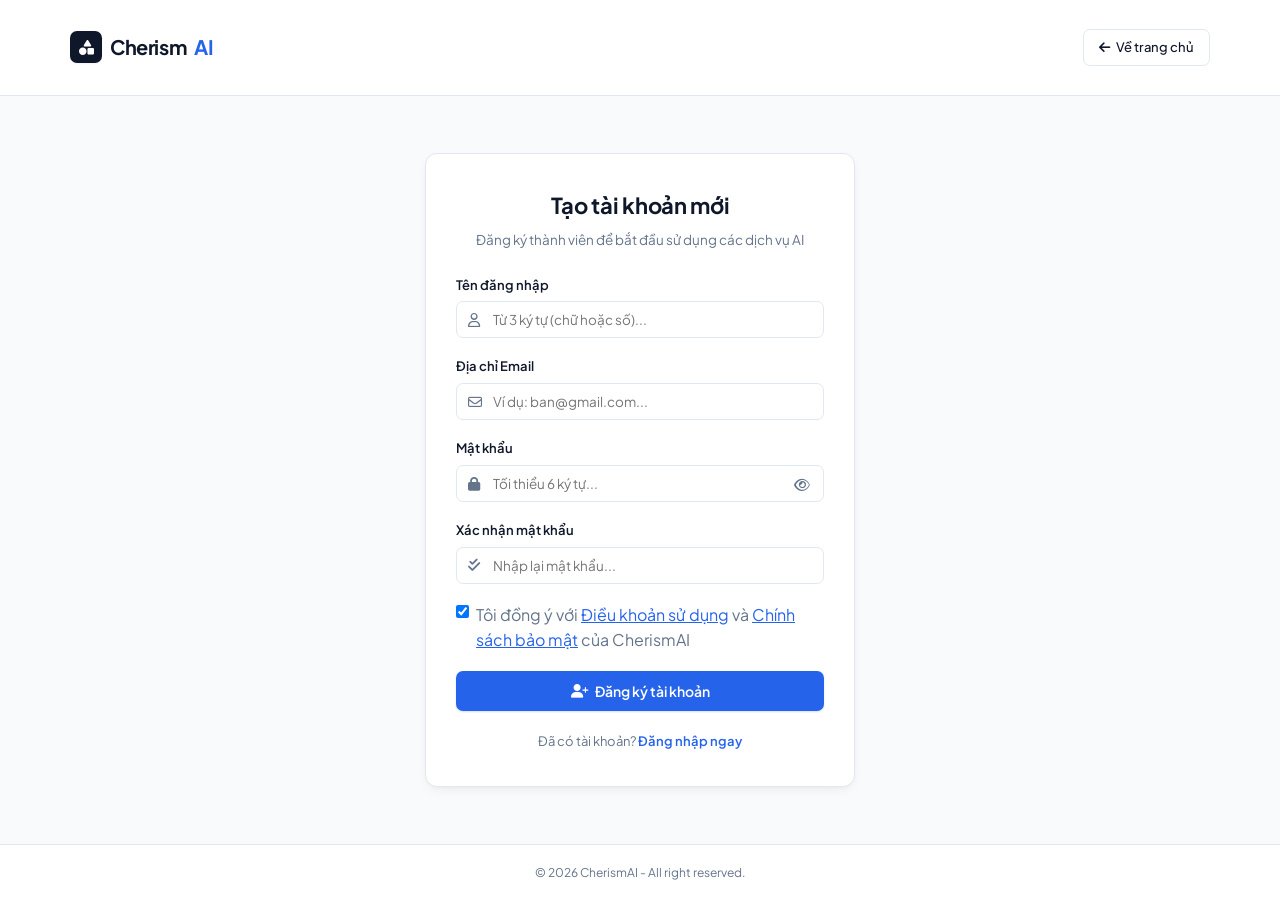
<file: src/views/auth/register.html>
<!DOCTYPE html>
<html lang="vi">

<head>
  <meta charset="UTF-8">
  <meta name="viewport" content="width=device-width, initial-scale=1.0">
  <title>Đăng ký tài khoản — CherismAI</title>

  <link rel="preconnect" href="https://fonts.googleapis.com">
  <link rel="preconnect" href="https://fonts.gstatic.com" crossorigin>
  <link href="https://fonts.googleapis.com/css2?family=Plus+Jakarta+Sans:wght@400;500;600;700&display=swap"
    rel="stylesheet">

  <link rel="stylesheet" href="../../public/css/home.css">
  <link rel="stylesheet" href="../../public/css/auth.css">
  <link rel="stylesheet" href="https://cdnjs.cloudflare.com/ajax/libs/font-awesome/6.4.0/css/all.min.css">
</head>

<body class="auth-page">

  <header class="auth-header">
    <div class="container nav-container">
      <a href="../index.html" class="logo">
        <div class="logo-icon-box">
          <i class="fa-solid fa-shapes"></i>
        </div>
        Cherism<span>AI</span>
      </a>
      <a href="../index.html" class="btn btn-secondary">
        <i class="fa-solid fa-arrow-left"></i> Về trang chủ
      </a>
    </div>
  </header>

  <main class="auth-container">
    <div class="auth-card">
      <div class="auth-card-header">
        <h2>Tạo tài khoản mới</h2>
        <p>Đăng ký thành viên để bắt đầu sử dụng các dịch vụ AI</p>
      </div>

      <div id="authAlert" class="form-alert"></div>

      <form id="registerForm" novalidate>
        <div class="form-group">
          <label class="form-label" for="usernameInput">Tên đăng nhập</label>
          <div class="form-input-wrap">
            <i class="fa-regular fa-user form-input-icon"></i>
            <input type="text" id="usernameInput" class="form-input" placeholder="Từ 3 ký tự (chữ hoặc số)..." required
              autocomplete="username">
          </div>
          <div id="usernameError" class="form-error-msg">Tên đăng nhập phải có ít nhất 3 ký tự.</div>
        </div>

        <div class="form-group">
          <label class="form-label" for="emailInput">Địa chỉ Email</label>
          <div class="form-input-wrap">
            <i class="fa-regular fa-envelope form-input-icon"></i>
            <input type="email" id="emailInput" class="form-input" placeholder="Ví dụ: ban@gmail.com..." required
              autocomplete="email">
          </div>
          <div id="emailError" class="form-error-msg">Địa chỉ email không hợp lệ.</div>
        </div>

        <div class="form-group">
          <label class="form-label" for="passwordInput">Mật khẩu</label>
          <div class="form-input-wrap">
            <i class="fa-solid fa-lock form-input-icon"></i>
            <input type="password" id="passwordInput" class="form-input" placeholder="Tối thiểu 6 ký tự..." required
              autocomplete="new-password">
            <button type="button" class="password-toggle-btn" id="togglePasswordBtn" title="Hiện/ẩn mật khẩu">
              <i class="fa-regular fa-eye" id="togglePasswordIcon"></i>
            </button>
          </div>
          <div id="passwordError" class="form-error-msg">Mật khẩu phải có ít nhất 6 ký tự.</div>
        </div>

        <div class="form-group">
          <label class="form-label" for="confirmPasswordInput">Xác nhận mật khẩu</label>
          <div class="form-input-wrap">
            <i class="fa-solid fa-check-double form-input-icon"></i>
            <input type="password" id="confirmPasswordInput" class="form-input" placeholder="Nhập lại mật khẩu..."
              required autocomplete="new-password">
          </div>
          <div id="confirmPasswordError" class="form-error-msg">Mật khẩu xác nhận không khớp.</div>
        </div>

        <div class="form-group">
          <label class="form-checkbox" style="align-items: flex-start;">
            <input type="checkbox" id="termsCheckbox" checked style="margin-top: 3px;">
            <span>Tôi đồng ý với <a href="../policy/term.html" target="_blank" style="color: var(--primary-color);">Điều
                khoản sử dụng</a> và <a href="../policy/privacy.html" target="_blank"
                style="color: var(--primary-color);">Chính sách bảo mật</a> của CherismAI</span>
          </label>
          <div id="termsError" class="form-error-msg">Bạn cần đồng ý với điều khoản sử dụng.</div>
        </div>

        <button type="submit" id="submitBtn" class="btn btn-primary btn-block">
          <i class="fa-solid fa-user-plus"></i> Đăng ký tài khoản
        </button>

        <div class="auth-footer-text">
          Đã có tài khoản? <a href="login.html" id="toLoginLink">Đăng nhập ngay</a>
        </div>
      </form>
    </div>
  </main>

  <footer class="footer" style="padding: 18px 0; background: #ffffff; border-top: 1px solid var(--border-color);">
    <div class="container text-center" style="text-align: center; color: var(--text-muted); font-size: 12px;">
      &copy; 2026 CherismAI - All right reserved.
    </div>
  </footer>

  <script src="../../public/js/load_data.js"></script>
  <script src="../../public/js/auth.js"></script>
</body>

</html>
</file>
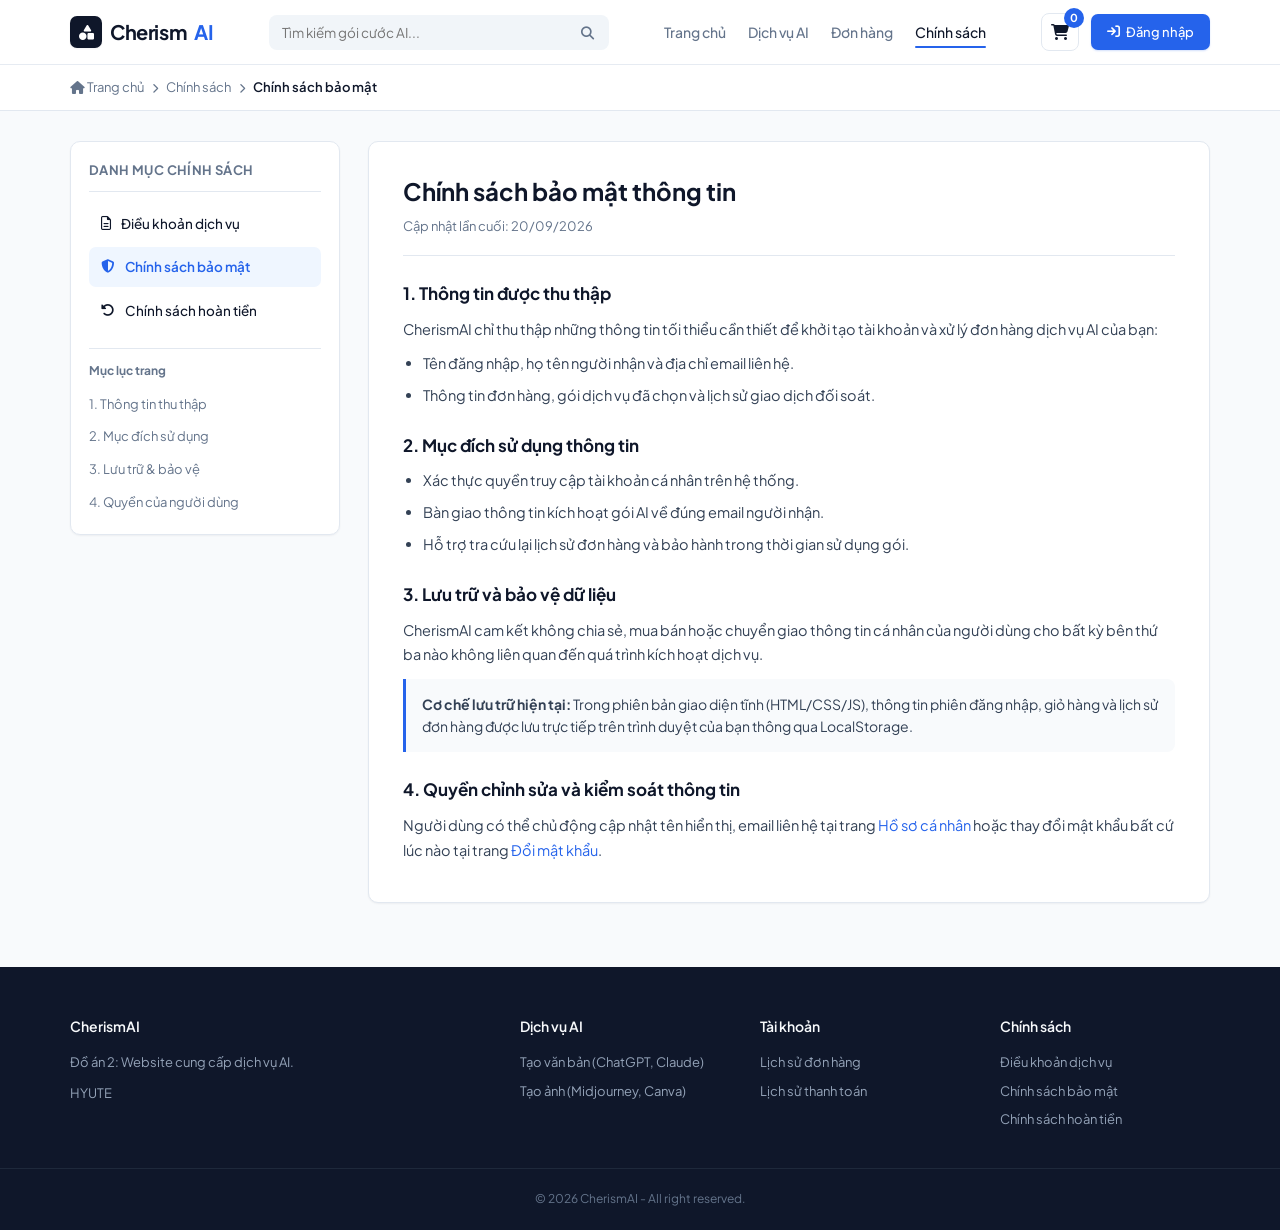
<file: src/views/policy/privacy.html>
<!DOCTYPE html>
<html lang="vi">

<head>
  <meta charset="UTF-8">
  <meta name="viewport" content="width=device-width, initial-scale=1.0">
  <title>Chính sách bảo mật — CherismAI</title>

  <link rel="preconnect" href="https://fonts.googleapis.com">
  <link rel="preconnect" href="https://fonts.gstatic.com" crossorigin>
  <link href="https://fonts.googleapis.com/css2?family=Plus+Jakarta+Sans:wght@400;500;600;700&display=swap" rel="stylesheet">

  <link rel="stylesheet" href="../../public/css/home.css">
  <link rel="stylesheet" href="../../public/css/profile.css">
  <link rel="stylesheet" href="../../public/css/policy.css">
  <link rel="stylesheet" href="https://cdnjs.cloudflare.com/ajax/libs/font-awesome/6.4.0/css/all.min.css">
</head>

<body>

  <header class="header">
    <div class="container nav-container">
      <a href="../index.html" class="logo">
        <div class="logo-icon-box">
          <i class="fa-solid fa-shapes"></i>
        </div>
        Cherism<span>AI</span>
      </a>

      <div class="search-box">
        <input type="text" id="searchInput" placeholder="Tìm kiếm gói cước AI...">
        <button id="searchBtn" title="Tìm kiếm"><i class="fa-solid fa-magnifying-glass"></i></button>
      </div>

      <nav class="nav-links">
        <a href="../index.html">Trang chủ</a>
        <a href="../index.html#services">Dịch vụ AI</a>
        <a href="../order_history.html">Đơn hàng</a>
        <a href="term.html" class="active">Chính sách</a>
      </nav>

      <div class="user-actions">
        <a href="../cart.html" class="cart-btn" title="Giỏ hàng">
          <i class="fa-solid fa-cart-shopping"></i>
          <span class="badge" id="cartCount">0</span>
        </a>
        <div id="userAuthArea" class="user-status"></div>
      </div>
    </div>
  </header>

  <div class="breadcrumb-wrap">
    <div class="container">
      <ul class="breadcrumb-list">
        <li><a href="../index.html"><i class="fa-solid fa-house"></i> Trang chủ</a></li>
        <li><i class="fa-solid fa-chevron-right breadcrumb-sep"></i></li>
        <li>Chính sách</li>
        <li><i class="fa-solid fa-chevron-right breadcrumb-sep"></i></li>
        <li class="current">Chính sách bảo mật</li>
      </ul>
    </div>
  </div>

  <main class="container policy-layout">
    <aside class="policy-sidebar">
      <div class="policy-sidebar-title">Danh mục chính sách</div>
      <nav class="policy-nav">
        <a href="term.html" class="policy-nav-link">
          <i class="fa-regular fa-file-lines"></i> Điều khoản dịch vụ
        </a>
        <a href="privacy.html" class="policy-nav-link active">
          <i class="fa-solid fa-shield-halved"></i> Chính sách bảo mật
        </a>
        <a href="refund.html" class="policy-nav-link">
          <i class="fa-solid fa-rotate-left"></i> Chính sách hoàn tiền
        </a>
      </nav>

      <div class="policy-toc">
        <div class="policy-toc-title">Mục lục trang</div>
        <a href="#sec-1">1. Thông tin thu thập</a>
        <a href="#sec-2">2. Mục đích sử dụng</a>
        <a href="#sec-3">3. Lưu trữ & bảo vệ</a>
        <a href="#sec-4">4. Quyền của người dùng</a>
      </div>
    </aside>

    <article class="policy-content">
      <div class="policy-header">
        <h1>Chính sách bảo mật thông tin</h1>
        <div class="policy-updated">Cập nhật lần cuối: 20/09/2026</div>
      </div>

      <section class="policy-section" id="sec-1">
        <h2>1. Thông tin được thu thập</h2>
        <p>CherismAI chỉ thu thập những thông tin tối thiểu cần thiết để khởi tạo tài khoản và xử lý đơn hàng dịch vụ AI của bạn:</p>
        <ul>
          <li>Tên đăng nhập, họ tên người nhận và địa chỉ email liên hệ.</li>
          <li>Thông tin đơn hàng, gói dịch vụ đã chọn và lịch sử giao dịch đối soát.</li>
        </ul>
      </section>

      <section class="policy-section" id="sec-2">
        <h2>2. Mục đích sử dụng thông tin</h2>
        <ul>
          <li>Xác thực quyền truy cập tài khoản cá nhân trên hệ thống.</li>
          <li>Bàn giao thông tin kích hoạt gói AI về đúng email người nhận.</li>
          <li>Hỗ trợ tra cứu lại lịch sử đơn hàng và bảo hành trong thời gian sử dụng gói.</li>
        </ul>
      </section>

      <section class="policy-section" id="sec-3">
        <h2>3. Lưu trữ và bảo vệ dữ liệu</h2>
        <p>CherismAI cam kết không chia sẻ, mua bán hoặc chuyển giao thông tin cá nhân của người dùng cho bất kỳ bên thứ ba nào không liên quan đến quá trình kích hoạt dịch vụ.</p>
        <div class="policy-note-box">
          <strong>Cơ chế lưu trữ hiện tại:</strong> Trong phiên bản giao diện tĩnh (HTML/CSS/JS), thông tin phiên đăng nhập, giỏ hàng và lịch sử đơn hàng được lưu trực tiếp trên trình duyệt của bạn thông qua LocalStorage.
        </div>
      </section>

      <section class="policy-section" id="sec-4">
        <h2>4. Quyền chỉnh sửa và kiểm soát thông tin</h2>
        <p>Người dùng có thể chủ động cập nhật tên hiển thị, email liên hệ tại trang <a href="../profile.html">Hồ sơ cá nhân</a> hoặc thay đổi mật khẩu bất cứ lúc nào tại trang <a href="../auth/change.html">Đổi mật khẩu</a>.</p>
      </section>
    </article>
  </main>

  <footer class="footer">
    <div class="container footer-content">
      <div class="footer-col">
        <h4>CherismAI</h4>
        <p>Đồ án 2: Website cung cấp dịch vụ AI.</p>
        <p>HYUTE</p>
      </div>
      <div class="footer-col">
        <h4>Dịch vụ AI</h4>
        <ul>
          <li><a href="../index.html#services">Tạo văn bản (ChatGPT, Claude)</a></li>
          <li><a href="../index.html#services">Tạo ảnh (Midjourney, Canva)</a></li>
        </ul>
      </div>
      <div class="footer-col">
        <h4>Tài khoản</h4>
        <ul>
          <li><a href="../order_history.html">Lịch sử đơn hàng</a></li>
          <li><a href="../payment_history.html">Lịch sử thanh toán</a></li>
        </ul>
      </div>
      <div class="footer-col">
        <h4>Chính sách</h4>
        <ul>
          <li><a href="term.html">Điều khoản dịch vụ</a></li>
          <li><a href="privacy.html">Chính sách bảo mật</a></li>
          <li><a href="refund.html">Chính sách hoàn tiền</a></li>
        </ul>
      </div>
    </div>
    <div class="footer-bottom">
      <p>&copy; 2026 CherismAI - All right reserved.</p>
    </div>
  </footer>

  <script src="../../public/js/load_data.js"></script>
  <script src="../../public/js/policy.js"></script>
</body>

</html>
</file>
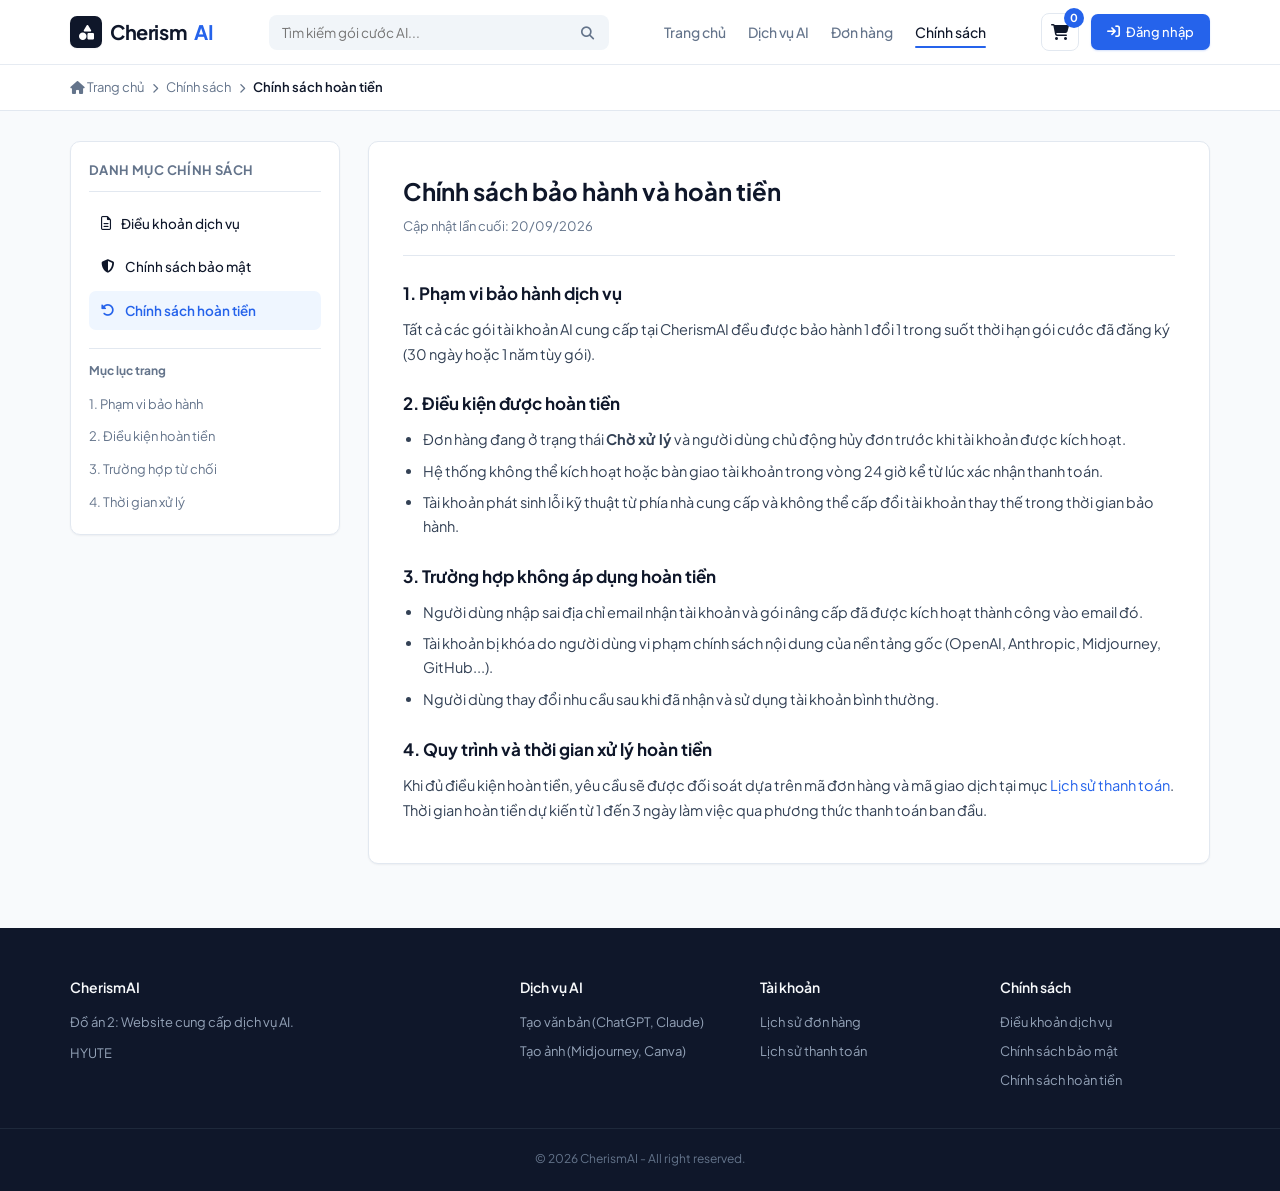
<file: src/views/policy/refund.html>
<!DOCTYPE html>
<html lang="vi">

<head>
  <meta charset="UTF-8">
  <meta name="viewport" content="width=device-width, initial-scale=1.0">
  <title>Chính sách hoàn tiền — CherismAI</title>

  <link rel="preconnect" href="https://fonts.googleapis.com">
  <link rel="preconnect" href="https://fonts.gstatic.com" crossorigin>
  <link href="https://fonts.googleapis.com/css2?family=Plus+Jakarta+Sans:wght@400;500;600;700&display=swap" rel="stylesheet">

  <link rel="stylesheet" href="../../public/css/home.css">
  <link rel="stylesheet" href="../../public/css/profile.css">
  <link rel="stylesheet" href="../../public/css/policy.css">
  <link rel="stylesheet" href="https://cdnjs.cloudflare.com/ajax/libs/font-awesome/6.4.0/css/all.min.css">
</head>

<body>

  <header class="header">
    <div class="container nav-container">
      <a href="../index.html" class="logo">
        <div class="logo-icon-box">
          <i class="fa-solid fa-shapes"></i>
        </div>
        Cherism<span>AI</span>
      </a>

      <div class="search-box">
        <input type="text" id="searchInput" placeholder="Tìm kiếm gói cước AI...">
        <button id="searchBtn" title="Tìm kiếm"><i class="fa-solid fa-magnifying-glass"></i></button>
      </div>

      <nav class="nav-links">
        <a href="../index.html">Trang chủ</a>
        <a href="../index.html#services">Dịch vụ AI</a>
        <a href="../order_history.html">Đơn hàng</a>
        <a href="term.html" class="active">Chính sách</a>
      </nav>

      <div class="user-actions">
        <a href="../cart.html" class="cart-btn" title="Giỏ hàng">
          <i class="fa-solid fa-cart-shopping"></i>
          <span class="badge" id="cartCount">0</span>
        </a>
        <div id="userAuthArea" class="user-status"></div>
      </div>
    </div>
  </header>

  <div class="breadcrumb-wrap">
    <div class="container">
      <ul class="breadcrumb-list">
        <li><a href="../index.html"><i class="fa-solid fa-house"></i> Trang chủ</a></li>
        <li><i class="fa-solid fa-chevron-right breadcrumb-sep"></i></li>
        <li>Chính sách</li>
        <li><i class="fa-solid fa-chevron-right breadcrumb-sep"></i></li>
        <li class="current">Chính sách hoàn tiền</li>
      </ul>
    </div>
  </div>

  <main class="container policy-layout">
    <aside class="policy-sidebar">
      <div class="policy-sidebar-title">Danh mục chính sách</div>
      <nav class="policy-nav">
        <a href="term.html" class="policy-nav-link">
          <i class="fa-regular fa-file-lines"></i> Điều khoản dịch vụ
        </a>
        <a href="privacy.html" class="policy-nav-link">
          <i class="fa-solid fa-shield-halved"></i> Chính sách bảo mật
        </a>
        <a href="refund.html" class="policy-nav-link active">
          <i class="fa-solid fa-rotate-left"></i> Chính sách hoàn tiền
        </a>
      </nav>

      <div class="policy-toc">
        <div class="policy-toc-title">Mục lục trang</div>
        <a href="#sec-1">1. Phạm vi bảo hành</a>
        <a href="#sec-2">2. Điều kiện hoàn tiền</a>
        <a href="#sec-3">3. Trường hợp từ chối</a>
        <a href="#sec-4">4. Thời gian xử lý</a>
      </div>
    </aside>

    <article class="policy-content">
      <div class="policy-header">
        <h1>Chính sách bảo hành và hoàn tiền</h1>
        <div class="policy-updated">Cập nhật lần cuối: 20/09/2026</div>
      </div>

      <section class="policy-section" id="sec-1">
        <h2>1. Phạm vi bảo hành dịch vụ</h2>
        <p>Tất cả các gói tài khoản AI cung cấp tại CherismAI đều được bảo hành 1 đổi 1 trong suốt thời hạn gói cước đã đăng ký (30 ngày hoặc 1 năm tùy gói).</p>
      </section>

      <section class="policy-section" id="sec-2">
        <h2>2. Điều kiện được hoàn tiền</h2>
        <ul>
          <li>Đơn hàng đang ở trạng thái <strong>Chờ xử lý</strong> và người dùng chủ động hủy đơn trước khi tài khoản được kích hoạt.</li>
          <li>Hệ thống không thể kích hoạt hoặc bàn giao tài khoản trong vòng 24 giờ kể từ lúc xác nhận thanh toán.</li>
          <li>Tài khoản phát sinh lỗi kỹ thuật từ phía nhà cung cấp và không thể cấp đổi tài khoản thay thế trong thời gian bảo hành.</li>
        </ul>
      </section>

      <section class="policy-section" id="sec-3">
        <h2>3. Trường hợp không áp dụng hoàn tiền</h2>
        <ul>
          <li>Người dùng nhập sai địa chỉ email nhận tài khoản và gói nâng cấp đã được kích hoạt thành công vào email đó.</li>
          <li>Tài khoản bị khóa do người dùng vi phạm chính sách nội dung của nền tảng gốc (OpenAI, Anthropic, Midjourney, GitHub...).</li>
          <li>Người dùng thay đổi nhu cầu sau khi đã nhận và sử dụng tài khoản bình thường.</li>
        </ul>
      </section>

      <section class="policy-section" id="sec-4">
        <h2>4. Quy trình và thời gian xử lý hoàn tiền</h2>
        <p>Khi đủ điều kiện hoàn tiền, yêu cầu sẽ được đối soát dựa trên mã đơn hàng và mã giao dịch tại mục <a href="../payment_history.html">Lịch sử thanh toán</a>. Thời gian hoàn tiền dự kiến từ 1 đến 3 ngày làm việc qua phương thức thanh toán ban đầu.</p>
      </section>
    </article>
  </main>

  <footer class="footer">
    <div class="container footer-content">
      <div class="footer-col">
        <h4>CherismAI</h4>
        <p>Đồ án 2: Website cung cấp dịch vụ AI.</p>
        <p>HYUTE</p>
      </div>
      <div class="footer-col">
        <h4>Dịch vụ AI</h4>
        <ul>
          <li><a href="../index.html#services">Tạo văn bản (ChatGPT, Claude)</a></li>
          <li><a href="../index.html#services">Tạo ảnh (Midjourney, Canva)</a></li>
        </ul>
      </div>
      <div class="footer-col">
        <h4>Tài khoản</h4>
        <ul>
          <li><a href="../order_history.html">Lịch sử đơn hàng</a></li>
          <li><a href="../payment_history.html">Lịch sử thanh toán</a></li>
        </ul>
      </div>
      <div class="footer-col">
        <h4>Chính sách</h4>
        <ul>
          <li><a href="term.html">Điều khoản dịch vụ</a></li>
          <li><a href="privacy.html">Chính sách bảo mật</a></li>
          <li><a href="refund.html">Chính sách hoàn tiền</a></li>
        </ul>
      </div>
    </div>
    <div class="footer-bottom">
      <p>&copy; 2026 CherismAI - All right reserved.</p>
    </div>
  </footer>

  <script src="../../public/js/load_data.js"></script>
  <script src="../../public/js/policy.js"></script>
</body>

</html>
</file>
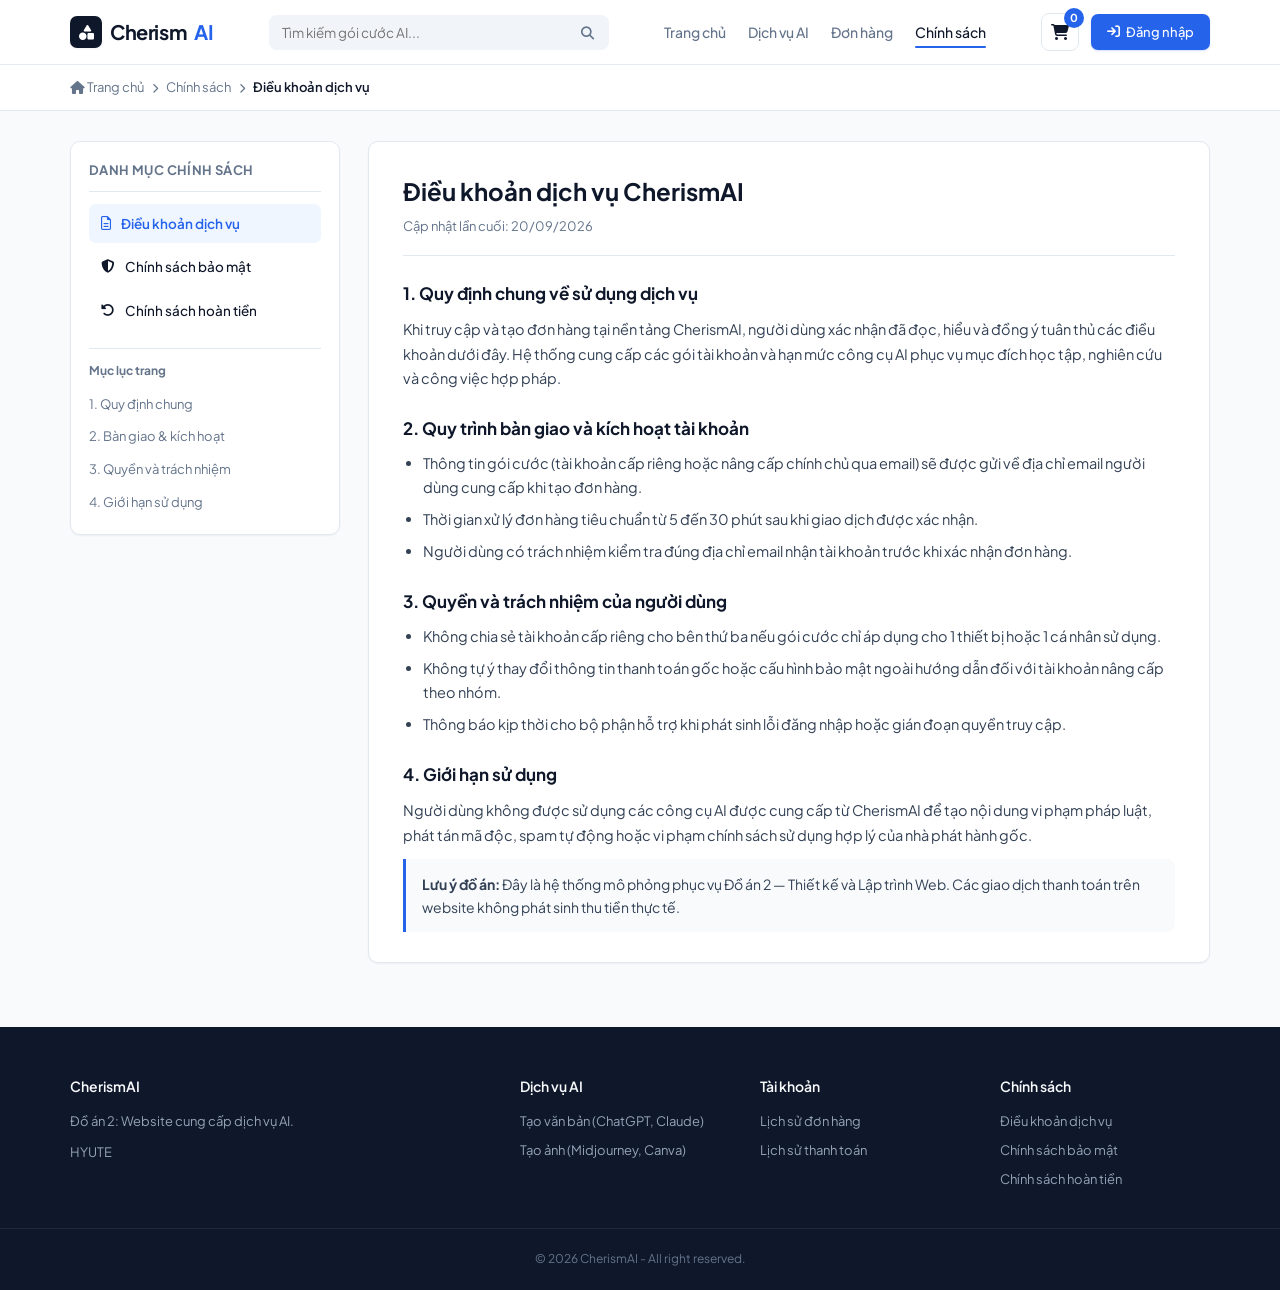
<file: src/views/policy/term.html>
<!DOCTYPE html>
<html lang="vi">

<head>
  <meta charset="UTF-8">
  <meta name="viewport" content="width=device-width, initial-scale=1.0">
  <title>Điều khoản dịch vụ — CherismAI</title>

  <link rel="preconnect" href="https://fonts.googleapis.com">
  <link rel="preconnect" href="https://fonts.gstatic.com" crossorigin>
  <link href="https://fonts.googleapis.com/css2?family=Plus+Jakarta+Sans:wght@400;500;600;700&display=swap" rel="stylesheet">

  <link rel="stylesheet" href="../../public/css/home.css">
  <link rel="stylesheet" href="../../public/css/profile.css">
  <link rel="stylesheet" href="../../public/css/policy.css">
  <link rel="stylesheet" href="https://cdnjs.cloudflare.com/ajax/libs/font-awesome/6.4.0/css/all.min.css">
</head>

<body>

  <header class="header">
    <div class="container nav-container">
      <a href="../index.html" class="logo">
        <div class="logo-icon-box">
          <i class="fa-solid fa-shapes"></i>
        </div>
        Cherism<span>AI</span>
      </a>

      <div class="search-box">
        <input type="text" id="searchInput" placeholder="Tìm kiếm gói cước AI...">
        <button id="searchBtn" title="Tìm kiếm"><i class="fa-solid fa-magnifying-glass"></i></button>
      </div>

      <nav class="nav-links">
        <a href="../index.html">Trang chủ</a>
        <a href="../index.html#services">Dịch vụ AI</a>
        <a href="../order_history.html">Đơn hàng</a>
        <a href="term.html" class="active">Chính sách</a>
      </nav>

      <div class="user-actions">
        <a href="../cart.html" class="cart-btn" title="Giỏ hàng">
          <i class="fa-solid fa-cart-shopping"></i>
          <span class="badge" id="cartCount">0</span>
        </a>
        <div id="userAuthArea" class="user-status"></div>
      </div>
    </div>
  </header>

  <div class="breadcrumb-wrap">
    <div class="container">
      <ul class="breadcrumb-list">
        <li><a href="../index.html"><i class="fa-solid fa-house"></i> Trang chủ</a></li>
        <li><i class="fa-solid fa-chevron-right breadcrumb-sep"></i></li>
        <li>Chính sách</li>
        <li><i class="fa-solid fa-chevron-right breadcrumb-sep"></i></li>
        <li class="current">Điều khoản dịch vụ</li>
      </ul>
    </div>
  </div>

  <main class="container policy-layout">
    <aside class="policy-sidebar">
      <div class="policy-sidebar-title">Danh mục chính sách</div>
      <nav class="policy-nav">
        <a href="term.html" class="policy-nav-link active">
          <i class="fa-regular fa-file-lines"></i> Điều khoản dịch vụ
        </a>
        <a href="privacy.html" class="policy-nav-link">
          <i class="fa-solid fa-shield-halved"></i> Chính sách bảo mật
        </a>
        <a href="refund.html" class="policy-nav-link">
          <i class="fa-solid fa-rotate-left"></i> Chính sách hoàn tiền
        </a>
      </nav>

      <div class="policy-toc">
        <div class="policy-toc-title">Mục lục trang</div>
        <a href="#sec-1">1. Quy định chung</a>
        <a href="#sec-2">2. Bàn giao & kích hoạt</a>
        <a href="#sec-3">3. Quyền và trách nhiệm</a>
        <a href="#sec-4">4. Giới hạn sử dụng</a>
      </div>
    </aside>

    <article class="policy-content">
      <div class="policy-header">
        <h1>Điều khoản dịch vụ CherismAI</h1>
        <div class="policy-updated">Cập nhật lần cuối: 20/09/2026</div>
      </div>

      <section class="policy-section" id="sec-1">
        <h2>1. Quy định chung về sử dụng dịch vụ</h2>
        <p>Khi truy cập và tạo đơn hàng tại nền tảng CherismAI, người dùng xác nhận đã đọc, hiểu và đồng ý tuân thủ các điều khoản dưới đây. Hệ thống cung cấp các gói tài khoản và hạn mức công cụ AI phục vụ mục đích học tập, nghiên cứu và công việc hợp pháp.</p>
      </section>

      <section class="policy-section" id="sec-2">
        <h2>2. Quy trình bàn giao và kích hoạt tài khoản</h2>
        <ul>
          <li>Thông tin gói cước (tài khoản cấp riêng hoặc nâng cấp chính chủ qua email) sẽ được gửi về địa chỉ email người dùng cung cấp khi tạo đơn hàng.</li>
          <li>Thời gian xử lý đơn hàng tiêu chuẩn từ 5 đến 30 phút sau khi giao dịch được xác nhận.</li>
          <li>Người dùng có trách nhiệm kiểm tra đúng địa chỉ email nhận tài khoản trước khi xác nhận đơn hàng.</li>
        </ul>
      </section>

      <section class="policy-section" id="sec-3">
        <h2>3. Quyền và trách nhiệm của người dùng</h2>
        <ul>
          <li>Không chia sẻ tài khoản cấp riêng cho bên thứ ba nếu gói cước chỉ áp dụng cho 1 thiết bị hoặc 1 cá nhân sử dụng.</li>
          <li>Không tự ý thay đổi thông tin thanh toán gốc hoặc cấu hình bảo mật ngoài hướng dẫn đối với tài khoản nâng cấp theo nhóm.</li>
          <li>Thông báo kịp thời cho bộ phận hỗ trợ khi phát sinh lỗi đăng nhập hoặc gián đoạn quyền truy cập.</li>
        </ul>
      </section>

      <section class="policy-section" id="sec-4">
        <h2>4. Giới hạn sử dụng</h2>
        <p>Người dùng không được sử dụng các công cụ AI được cung cấp từ CherismAI để tạo nội dung vi phạm pháp luật, phát tán mã độc, spam tự động hoặc vi phạm chính sách sử dụng hợp lý của nhà phát hành gốc.</p>
        <div class="policy-note-box">
          <strong>Lưu ý đồ án:</strong> Đây là hệ thống mô phỏng phục vụ Đồ án 2 — Thiết kế và Lập trình Web. Các giao dịch thanh toán trên website không phát sinh thu tiền thực tế.
        </div>
      </section>
    </article>
  </main>

  <footer class="footer">
    <div class="container footer-content">
      <div class="footer-col">
        <h4>CherismAI</h4>
        <p>Đồ án 2: Website cung cấp dịch vụ AI.</p>
        <p>HYUTE</p>
      </div>
      <div class="footer-col">
        <h4>Dịch vụ AI</h4>
        <ul>
          <li><a href="../index.html#services">Tạo văn bản (ChatGPT, Claude)</a></li>
          <li><a href="../index.html#services">Tạo ảnh (Midjourney, Canva)</a></li>
        </ul>
      </div>
      <div class="footer-col">
        <h4>Tài khoản</h4>
        <ul>
          <li><a href="../order_history.html">Lịch sử đơn hàng</a></li>
          <li><a href="../payment_history.html">Lịch sử thanh toán</a></li>
        </ul>
      </div>
      <div class="footer-col">
        <h4>Chính sách</h4>
        <ul>
          <li><a href="term.html">Điều khoản dịch vụ</a></li>
          <li><a href="privacy.html">Chính sách bảo mật</a></li>
          <li><a href="refund.html">Chính sách hoàn tiền</a></li>
        </ul>
      </div>
    </div>
    <div class="footer-bottom">
      <p>&copy; 2026 CherismAI - All right reserved.</p>
    </div>
  </footer>

  <script src="../../public/js/load_data.js"></script>
  <script src="../../public/js/policy.js"></script>
</body>

</html>
</file>
<file: src/public/css/home.css>
:root {
    --primary-color: #2563eb;
    --primary-hover: #1d4ed8;
    --primary-light: #eff6ff;
    --secondary-color: #0f172a;
    --bg-color: #f8fafc;
    --card-bg: #ffffff;
    --text-dark: #0f172a;
    --text-muted: #64748b;
    --border-color: #e2e8f0;
    --border-hover: #cbd5e1;
    --accent-color: #f59e0b;
    --success-color: #16a34a;
    --shadow-sm: 0 1px 2px 0 rgba(15, 23, 42, 0.05);
    --shadow-md: 0 4px 12px -2px rgba(15, 23, 42, 0.06), 0 2px 4px -2px rgba(15, 23, 42, 0.04);
    --shadow-lg: 0 16px 32px -8px rgba(15, 23, 42, 0.09), 0 4px 8px -2px rgba(15, 23, 42, 0.03);
    --ease-out: cubic-bezier(0.16, 1, 0.3, 1);
}

* {
    margin: 0;
    padding: 0;
    box-sizing: border-box;
    font-family: -apple-system, BlinkMacSystemFont, 'Plus Jakarta Sans', 'Segoe UI', Roboto, sans-serif;
}

body {
    background-color: var(--bg-color);
    color: var(--text-dark);
    line-height: 1.6;
    -webkit-font-smoothing: antialiased;
}

.container {
    width: 92%;
    max-width: 1140px;
    margin: 0 auto;
}

.header {
    background-color: rgba(255, 255, 255, 0.94);
    backdrop-filter: blur(10px);
    -webkit-backdrop-filter: blur(10px);
    border-bottom: 1px solid rgba(226, 232, 240, 0.85);
    position: sticky;
    top: 0;
    z-index: 100;
    transition: background-color 0.2s var(--ease-out), box-shadow 0.2s var(--ease-out);
}

.nav-container {
    display: flex;
    align-items: center;
    justify-content: space-between;
    padding: 13px 0;
    gap: 20px;
}

.logo {
    font-size: 20px;
    font-weight: 700;
    text-decoration: none;
    color: var(--secondary-color);
    display: flex;
    align-items: center;
    gap: 8px;
    letter-spacing: -0.4px;
    transition: transform 0.2s var(--ease-out);
}

.logo:hover {
    transform: scale(1.02);
}

.logo-icon-box {
    width: 32px;
    height: 32px;
    background: var(--secondary-color);
    color: #fff;
    border-radius: 7px;
    display: flex;
    align-items: center;
    justify-content: center;
    font-size: 15px;
    box-shadow: var(--shadow-sm);
}

.logo span {
    color: var(--primary-color);
}

.search-box {
    display: flex;
    width: 340px;
    background: #f1f5f9;
    border-radius: 8px;
    overflow: hidden;
    border: 1px solid transparent;
    transition: all 0.2s var(--ease-out);
}

.search-box:focus-within {
    background: #ffffff;
    border-color: var(--primary-color);
    box-shadow: 0 0 0 3px rgba(37, 99, 235, 0.12);
}

.search-box input {
    flex: 1;
    padding: 8px 12px;
    border: none;
    outline: none;
    background: transparent;
    font-size: 13.5px;
    color: var(--text-dark);
}

.search-box button {
    background: transparent;
    color: var(--text-muted);
    border: none;
    padding: 0 14px;
    cursor: pointer;
    transition: color 0.15s;
}

.search-box button:hover {
    color: var(--primary-color);
}

.nav-links {
    display: flex;
    align-items: center;
    gap: 22px;
}

.nav-links a {
    text-decoration: none;
    color: var(--text-muted);
    font-weight: 500;
    font-size: 14px;
    position: relative;
    padding: 4px 0;
    transition: color 0.15s ease;
}

.nav-links a::after {
    content: '';
    position: absolute;
    bottom: -1px;
    left: 0;
    width: 0%;
    height: 2px;
    background-color: var(--primary-color);
    transition: width 0.2s var(--ease-out);
    border-radius: 2px;
}

.nav-links a:hover,
.nav-links a.active {
    color: var(--secondary-color);
}

.nav-links a.active::after,
.nav-links a:hover::after {
    width: 100%;
}

.user-actions {
    display: flex;
    align-items: center;
    gap: 12px;
}

.cart-btn {
    position: relative;
    color: var(--text-dark);
    font-size: 16px;
    text-decoration: none;
    display: flex;
    align-items: center;
    justify-content: center;
    width: 38px;
    height: 38px;
    border-radius: 8px;
    border: 1px solid var(--border-color);
    background: #fff;
    transition: all 0.2s var(--ease-out);
}

.cart-btn:hover {
    border-color: var(--primary-color);
    color: var(--primary-color);
    transform: translateY(-1px);
    box-shadow: var(--shadow-sm);
}

.cart-btn .badge {
    position: absolute;
    top: -6px;
    right: -6px;
    background-color: var(--primary-color);
    color: #fff;
    font-size: 11px;
    font-weight: 700;
    padding: 1px 6px;
    border-radius: 10px;
    min-width: 18px;
    text-align: center;
    transition: transform 0.2s var(--ease-out);
}

.cart-btn .badge.bounce {
    animation: badgeBounce 0.4s var(--ease-out);
}

@keyframes badgeBounce {
    0% {
        transform: scale(1);
    }

    50% {
        transform: scale(1.35);
    }

    100% {
        transform: scale(1);
    }
}

.user-status {
    display: flex;
    align-items: center;
    gap: 8px;
}

.btn {
    padding: 7px 15px;
    border-radius: 7px;
    cursor: pointer;
    font-size: 13px;
    font-weight: 500;
    border: 1px solid transparent;
    text-decoration: none;
    display: inline-flex;
    align-items: center;
    gap: 6px;
    transition: all 0.2s var(--ease-out);
}

.btn:active {
    transform: scale(0.97);
}

.btn-primary {
    background: var(--primary-color);
    color: #fff;
    box-shadow: 0 1px 2px rgba(37, 99, 235, 0.2);
}

.btn-primary:hover {
    background: var(--primary-hover);
    box-shadow: 0 4px 10px rgba(37, 99, 235, 0.25);
    transform: translateY(-1px);
}

.btn-secondary {
    background: #fff;
    color: var(--text-dark);
    border-color: var(--border-color);
}

.btn-secondary:hover {
    background: #f8fafc;
    border-color: var(--border-hover);
    transform: translateY(-1px);
}

.btn-outline {
    background: transparent;
    border-color: var(--border-color);
    color: var(--text-dark);
}

.btn-outline:hover {
    border-color: var(--primary-color);
    color: var(--primary-color);
}

.hero {
    background: radial-gradient(100% 100% at 50% 0%, #f1f5f9 0%, #ffffff 80%);
    border-bottom: 1px solid var(--border-color);
    padding: 60px 0 54px 0;
    position: relative;
    overflow: hidden;
}

.hero-content {
    max-width: 740px;
    margin: 0 auto;
    text-align: center;
    animation: heroFadeIn 0.6s var(--ease-out);
}

@keyframes heroFadeIn {
    from {
        opacity: 0;
        transform: translateY(14px);
    }

    to {
        opacity: 1;
        transform: translateY(0);
    }
}

.hero-tag {
    display: inline-flex;
    align-items: center;
    gap: 6px;
    font-size: 12px;
    font-weight: 600;
    color: var(--primary-color);
    background: #eff6ff;
    border: 1px solid #bfdbfe;
    padding: 4px 12px;
    border-radius: 20px;
    margin-bottom: 16px;
}

.hero-tag i {
    font-size: 11px;
}

.hero h1 {
    font-size: 34px;
    font-weight: 700;
    color: var(--secondary-color);
    line-height: 1.25;
    letter-spacing: -0.6px;
    margin-bottom: 14px;
}

.hero p {
    font-size: 15px;
    color: var(--text-muted);
    line-height: 1.6;
    margin-bottom: 24px;
}

.hero-btns {
    display: flex;
    justify-content: center;
    gap: 12px;
}

.services-section {
    padding: 45px 0 60px 0;
}

.section-title {
    margin-bottom: 25px;
}

.section-title h2 {
    font-size: 22px;
    font-weight: 700;
    color: var(--secondary-color);
    letter-spacing: -0.3px;
    margin-bottom: 6px;
}

.section-title p {
    color: var(--text-muted);
    font-size: 14px;
}

.filter-tabs {
    display: flex;
    gap: 8px;
    margin-bottom: 25px;
    flex-wrap: wrap;
}

.tab-btn {
    padding: 7px 15px;
    border-radius: 8px;
    border: 1px solid var(--border-color);
    background: #fff;
    cursor: pointer;
    font-size: 13px;
    font-weight: 500;
    color: var(--text-muted);
    transition: all 0.2s var(--ease-out);
}

.tab-btn:hover {
    border-color: var(--border-hover);
    color: var(--secondary-color);
}

.tab-btn.active {
    background: var(--secondary-color);
    color: #fff;
    border-color: var(--secondary-color);
    box-shadow: var(--shadow-sm);
}

.service-grid {
    display: grid;
    grid-template-columns: repeat(auto-fill, minmax(260px, 1fr));
    gap: 22px;
}

.service-card {
    background: var(--card-bg);
    border-radius: 10px;
    border: 1px solid var(--border-color);
    overflow: hidden;
    box-shadow: var(--shadow-sm);
    display: flex;
    flex-direction: column;
    transition: transform 0.22s var(--ease-out), box-shadow 0.22s var(--ease-out), border-color 0.22s var(--ease-out);
    opacity: 0;
    animation: cardEntrance 0.4s var(--ease-out) forwards;
}

.card-thumb {
    width: 100%;
    height: 145px;
    background: #f1f5f9;
    overflow: hidden;
    position: relative;
    border-bottom: 1px solid var(--border-color);
}

.card-thumb img {
    width: 100%;
    height: 100%;
    object-fit: cover;
    transition: transform 0.3s var(--ease-out);
}

.service-card:hover .card-thumb img {
    transform: scale(1.05);
}

@keyframes cardEntrance {
    from {
        opacity: 0;
        transform: translateY(12px);
    }

    to {
        opacity: 1;
        transform: translateY(0);
    }
}

.service-card:hover {
    transform: translateY(-4px);
    box-shadow: var(--shadow-md);
    border-color: #cbd5e1;
}

.card-body {
    padding: 18px;
    display: flex;
    flex-direction: column;
    flex: 1;
}

.card-header-line {
    display: flex;
    align-items: center;
    justify-content: space-between;
    margin-bottom: 12px;
}

.card-brand-wrap {
    display: flex;
    align-items: center;
    gap: 8px;
}

.card-icon {
    width: 32px;
    height: 32px;
    border-radius: 7px;
    display: flex;
    align-items: center;
    justify-content: center;
    font-size: 15px;
}

.card-tag {
    font-size: 11px;
    font-weight: 600;
    color: var(--primary-color);
    background: var(--primary-light);
    padding: 2px 8px;
    border-radius: 4px;
}

.card-duration {
    font-size: 12px;
    color: var(--text-muted);
}

.card-title {
    font-size: 16px;
    font-weight: 600;
    margin-bottom: 6px;
    color: var(--secondary-color);
    letter-spacing: -0.2px;
}

.card-desc {
    font-size: 13px;
    color: var(--text-muted);
    margin-bottom: 16px;
    flex: 1;
    line-height: 1.5;
}

.card-footer {
    display: flex;
    align-items: center;
    justify-content: space-between;
    border-top: 1px solid #f1f5f9;
    padding-top: 14px;
    gap: 8px;
}

.price {
    font-size: 16px;
    font-weight: 700;
    color: var(--secondary-color);
}

.card-btns {
    display: flex;
    gap: 6px;
}

.features {
    background: #ffffff;
    border-top: 1px solid var(--border-color);
    border-bottom: 1px solid var(--border-color);
    padding: 45px 0;
}

.features-grid {
    display: grid;
    grid-template-columns: repeat(3, 1fr);
    gap: 25px;
}

.feature-item {
    padding: 16px;
    border-radius: 8px;
    border: 1px solid transparent;
    transition: all 0.2s var(--ease-out);
}

.feature-item:hover {
    background: #f8fafc;
    border-color: var(--border-color);
    transform: translateY(-2px);
}

.feature-icon-box {
    width: 44px;
    height: 44px;
    background: #eff6ff;
    color: var(--primary-color);
    border-radius: 8px;
    display: flex;
    align-items: center;
    justify-content: center;
    font-size: 18px;
    margin-bottom: 14px;
    transition: transform 0.2s var(--ease-out);
}

.feature-item:hover .feature-icon-box {
    transform: scale(1.08);
}

.feature-item h3 {
    font-size: 15px;
    font-weight: 600;
    margin-bottom: 6px;
    color: var(--secondary-color);
}

.feature-item p {
    color: var(--text-muted);
    font-size: 13px;
    line-height: 1.5;
}

.footer {
    background: #0f172a;
    color: #94a3b8;
    padding: 48px 0 22px 0;
    font-size: 13px;
}

.footer-content {
    display: grid;
    grid-template-columns: 2fr 1fr 1fr 1fr;
    gap: 30px;
    margin-bottom: 30px;
}

.footer-col h4 {
    color: #f8fafc;
    font-size: 14px;
    font-weight: 600;
    margin-bottom: 14px;
}

.footer-col p {
    line-height: 1.6;
    margin-bottom: 10px;
}

.footer-col ul {
    list-style: none;
}

.footer-col ul li {
    margin-bottom: 8px;
}

.footer-col ul li a {
    color: #94a3b8;
    text-decoration: none;
    transition: color 0.15s, transform 0.15s;
    display: inline-block;
}

.footer-col ul li a:hover {
    color: #ffffff;
    transform: translateX(2px);
}

.footer-bottom {
    border-top: 1px solid #1e293b;
    padding-top: 20px;
    text-align: center;
    color: #64748b;
    font-size: 12px;
}

.modal-overlay {
    position: fixed;
    top: 0;
    left: 0;
    right: 0;
    bottom: 0;
    background: rgba(15, 23, 42, 0.5);
    backdrop-filter: blur(4px);
    -webkit-backdrop-filter: blur(4px);
    display: none;
    align-items: center;
    justify-content: center;
    z-index: 1000;
    padding: 16px;
    opacity: 0;
    transition: opacity 0.25s var(--ease-out);
}

.modal-overlay.active {
    display: flex;
    opacity: 1;
}

.modal-box {
    background: #ffffff;
    border-radius: 10px;
    width: 100%;
    max-width: 520px;
    border: 1px solid var(--border-color);
    box-shadow: var(--shadow-lg);
    overflow: hidden;
    transform: scale(0.95) translateY(10px);
    transition: transform 0.25s var(--ease-out);
}

.modal-overlay.active .modal-box {
    transform: scale(1) translateY(0);
}

.modal-header {
    display: flex;
    align-items: center;
    justify-content: space-between;
    padding: 14px 20px;
    border-bottom: 1px solid var(--border-color);
}

.modal-header h3 {
    font-size: 16px;
    font-weight: 600;
    color: var(--secondary-color);
}

.modal-thumb {
    width: 100%;
    height: 160px;
    background: #f1f5f9;
    overflow: hidden;
    border-bottom: 1px solid var(--border-color);
}

.modal-thumb img {
    width: 100%;
    height: 100%;
    object-fit: cover;
}

.modal-close {
    background: transparent;
    border: none;
    font-size: 20px;
    cursor: pointer;
    color: var(--text-muted);
    transition: color 0.15s, transform 0.15s;
    padding: 0 4px;
}

.modal-close:hover {
    color: var(--text-dark);
    transform: scale(1.1);
}

.modal-body {
    padding: 20px;
    font-size: 14px;
}

.modal-info-row {
    display: flex;
    justify-content: space-between;
    margin-bottom: 10px;
    padding-bottom: 8px;
    border-bottom: 1px dashed var(--border-color);
}

.modal-info-row .label {
    color: var(--text-muted);
}

.modal-info-row .val {
    font-weight: 600;
    color: var(--secondary-color);
}

.modal-desc-title {
    font-weight: 600;
    margin-top: 14px;
    margin-bottom: 6px;
    color: var(--secondary-color);
}

.modal-desc-content {
    color: var(--text-muted);
    line-height: 1.5;
    background: #f8fafc;
    padding: 12px;
    border-radius: 6px;
    border: 1px solid var(--border-color);
}

.modal-footer {
    display: flex;
    justify-content: flex-end;
    gap: 10px;
    padding: 14px 20px;
    border-top: 1px solid var(--border-color);
    background: #f8fafc;
}

.toast-msg {
    position: fixed;
    bottom: 24px;
    right: 24px;
    background: #0f172a;
    color: #fff;
    padding: 11px 18px;
    border-radius: 8px;
    font-size: 13px;
    display: flex;
    align-items: center;
    gap: 8px;
    z-index: 1001;
    box-shadow: 0 10px 25px -5px rgba(0, 0, 0, 0.25);
    opacity: 0;
    transform: translateY(16px);
    pointer-events: none;
    transition: opacity 0.25s var(--ease-out), transform 0.25s var(--ease-out);
}

.toast-msg.active {
    opacity: 1;
    transform: translateY(0);
    pointer-events: auto;
}

@media (max-width: 820px) {
    .nav-container {
        flex-wrap: wrap;
    }

    .search-box {
        order: 3;
        width: 100%;
    }

    .features-grid {
        grid-template-columns: 1fr;
    }

    .footer-content {
        grid-template-columns: 1fr 1fr;
    }
}

@media (max-width: 540px) {
    .footer-content {
        grid-template-columns: 1fr;
    }

    .nav-links {
        display: none;
    }
}

.auth-page {
    min-height: 100vh;
    display: flex;
    flex-direction: column;
    justify-content: space-between;
    background-color: var(--bg-color);
}

.auth-header {
    padding: 16px 0;
    border-bottom: 1px solid var(--border-color);
    background: #ffffff;
}

.auth-container {
    flex: 1;
    display: flex;
    align-items: center;
    justify-content: center;
    padding: 40px 16px;
}

.auth-card {
    background: #ffffff;
    border: 1px solid var(--border-color);
    border-radius: 12px;
    box-shadow: var(--shadow-md);
    width: 100%;
    max-width: 430px;
    padding: 34px 30px;
    animation: heroFadeIn 0.35s var(--ease-out);
}

.auth-card-header {
    text-align: center;
    margin-bottom: 24px;
}

.auth-card-header h2 {
    font-size: 22px;
    font-weight: 700;
    color: var(--secondary-color);
    margin-bottom: 6px;
    letter-spacing: -0.3px;
}

.auth-card-header p {
    font-size: 13.5px;
    color: var(--text-muted);
}

.form-group {
    margin-bottom: 18px;
}

.form-label {
    display: block;
    font-size: 13px;
    font-weight: 600;
    color: var(--secondary-color);
    margin-bottom: 6px;
}

.form-input-wrap {
    position: relative;
    display: flex;
    align-items: center;
}

.form-input-icon {
    position: absolute;
    left: 12px;
    color: var(--text-muted);
    font-size: 14px;
    pointer-events: none;
}

.form-input {
    width: 100%;
    padding: 9px 38px 9px 36px;
    border: 1px solid var(--border-color);
    border-radius: 7px;
    font-size: 13.5px;
    color: var(--text-dark);
    background: #ffffff;
    outline: none;
    transition: all 0.2s var(--ease-out);
}

.form-input:focus {
    border-color: var(--primary-color);
    box-shadow: 0 0 0 3px rgba(37, 99, 235, 0.12);
}

.form-input.error {
    border-color: #ef4444;
    background-color: #fef2f2;
}

.password-toggle-btn {
    position: absolute;
    right: 10px;
    background: none;
    border: none;
    color: var(--text-muted);
    cursor: pointer;
    font-size: 14px;
    padding: 4px;
    transition: color 0.15s;
}

.password-toggle-btn:hover {
    color: var(--text-dark);
}

.form-error-msg {
    font-size: 12px;
    color: #dc2626;
    margin-top: 5px;
    display: none;
}

.form-error-msg.active {
    display: block;
}

.form-alert {
    padding: 10px 14px;
    border-radius: 7px;
    font-size: 13px;
    margin-bottom: 18px;
    display: none;
}

.form-alert.error {
    background-color: #fef2f2;
    border: 1px solid #fecaca;
    color: #991b1b;
    display: flex;
    align-items: center;
    gap: 8px;
}

.form-alert.success {
    background-color: #f0fdf4;
    border: 1px solid #bbf7d0;
    color: #166534;
    display: flex;
    align-items: center;
    gap: 8px;
}

.form-options {
    display: flex;
    align-items: center;
    justify-content: space-between;
    font-size: 13px;
    margin-bottom: 20px;
}

.form-checkbox {
    display: flex;
    align-items: center;
    gap: 7px;
    cursor: pointer;
    color: var(--text-muted);
}

.btn-block {
    width: 100%;
    justify-content: center;
    padding: 10px;
    font-size: 14px;
    font-weight: 600;
}

.auth-footer-text {
    text-align: center;
    font-size: 13px;
    color: var(--text-muted);
    margin-top: 20px;
}

.auth-footer-text a {
    color: var(--primary-color);
    font-weight: 600;
    text-decoration: none;
}

.auth-footer-text a:hover {
    text-decoration: underline;
}

.auth-hint-box {
    margin-top: 18px;
    padding: 10px 14px;
    background: #f8fafc;
    border: 1px dashed var(--border-color);
    border-radius: 7px;
    font-size: 12px;
    color: var(--text-muted);
    line-height: 1.5;
}

.auth-hint-box strong {
    color: var(--secondary-color);
}

.breadcrumb-wrap {
    padding: 12px 0;
    border-bottom: 1px solid var(--border-color);
    background: #ffffff;
    font-size: 13px;
    color: var(--text-muted);
}

.breadcrumb-list {
    display: flex;
    align-items: center;
    gap: 8px;
    list-style: none;
}

.breadcrumb-list a {
    color: var(--text-muted);
    text-decoration: none;
    transition: color 0.15s;
}

.breadcrumb-list a:hover {
    color: var(--primary-color);
}

.breadcrumb-list .current {
    color: var(--secondary-color);
    font-weight: 600;
}

.account-layout {
    display: grid;
    grid-template-columns: 260px 1fr;
    gap: 28px;
    padding: 30px 0 60px 0;
    align-items: start;
}

.account-sidebar {
    background: #ffffff;
    border: 1px solid var(--border-color);
    border-radius: 10px;
    box-shadow: var(--shadow-sm);
    overflow: hidden;
}

.account-user-card {
    padding: 22px 18px;
    border-bottom: 1px solid var(--border-color);
    text-align: center;
    background: #f8fafc;
}

.user-avatar-circle {
    width: 54px;
    height: 54px;
    border-radius: 50%;
    background: var(--secondary-color);
    color: #ffffff;
    font-size: 22px;
    font-weight: 700;
    display: flex;
    align-items: center;
    justify-content: center;
    margin: 0 auto 10px auto;
    box-shadow: var(--shadow-sm);
}

.account-user-card h3 {
    font-size: 16px;
    font-weight: 700;
    color: var(--secondary-color);
    margin-bottom: 3px;
}

.account-user-card .user-email-text {
    font-size: 12px;
    color: var(--text-muted);
    margin-bottom: 8px;
}

.account-user-card .user-role-badge {
    display: inline-block;
    font-size: 11px;
    font-weight: 600;
    padding: 2px 10px;
    border-radius: 12px;
    background: #e0f2fe;
    color: #0369a1;
}

.account-nav {
    display: flex;
    flex-direction: column;
    padding: 8px;
}

.account-nav-item {
    display: flex;
    align-items: center;
    gap: 12px;
    padding: 10px 14px;
    border-radius: 7px;
    text-decoration: none;
    color: var(--text-muted);
    font-size: 13.5px;
    font-weight: 500;
    transition: all 0.15s ease;
}

.account-nav-item i {
    font-size: 15px;
    width: 20px;
    text-align: center;
}

.account-nav-item:hover {
    background: #f1f5f9;
    color: var(--secondary-color);
}

.account-nav-item.active {
    background: var(--secondary-color);
    color: #ffffff;
}

.account-nav-item.logout {
    color: #dc2626;
    margin-top: 6px;
    border-top: 1px solid #f1f5f9;
}

.account-nav-item.logout:hover {
    background: #fef2f2;
    color: #b91c1c;
}

.account-main {
    display: flex;
    flex-direction: column;
    gap: 22px;
}

.account-card {
    background: #ffffff;
    border: 1px solid var(--border-color);
    border-radius: 10px;
    box-shadow: var(--shadow-sm);
    overflow: hidden;
}

.account-card-header {
    padding: 16px 20px;
    border-bottom: 1px solid var(--border-color);
    display: flex;
    align-items: center;
    justify-content: space-between;
}

.account-card-header h3 {
    font-size: 15px;
    font-weight: 700;
    color: var(--secondary-color);
}

.account-card-body {
    padding: 22px 20px;
}

.stat-grid {
    display: grid;
    grid-template-columns: repeat(2, 1fr);
    gap: 16px;
    margin-bottom: 22px;
}

.stat-card {
    background: #ffffff;
    border: 1px solid var(--border-color);
    border-radius: 8px;
    padding: 16px 18px;
    display: flex;
    align-items: center;
    gap: 14px;
    transition: border-color 0.15s;
}

.stat-card:hover {
    border-color: var(--border-hover);
}

.stat-icon {
    width: 44px;
    height: 44px;
    border-radius: 8px;
    display: flex;
    align-items: center;
    justify-content: center;
    font-size: 18px;
}

.stat-info .stat-value {
    font-size: 20px;
    font-weight: 700;
    color: var(--secondary-color);
    line-height: 1.2;
}

.stat-info .stat-label {
    font-size: 12px;
    color: var(--text-muted);
}

@media (max-width: 768px) {
    .account-layout {
        grid-template-columns: 1fr;
    }

    .stat-grid {
        grid-template-columns: 1fr;
    }
}

.filter-bar {
    display: flex;
    align-items: center;
    justify-content: space-between;
    flex-wrap: wrap;
    gap: 14px;
    margin-bottom: 24px;
}

.filter-bar .filter-tabs {
    margin-bottom: 0;
}

.filter-selects {
    display: flex;
    align-items: center;
    gap: 10px;
    flex-wrap: wrap;
}

.filter-select {
    padding: 8px 12px;
    font-size: 13.5px;
    font-weight: 500;
    color: var(--secondary-color);
    background-color: #ffffff;
    border: 1px solid var(--border-color);
    border-radius: 8px;
    outline: none;
    cursor: pointer;
    transition: border-color 0.15s;
}

.filter-select:focus {
    border-color: var(--primary-color);
}

.modal-duration-wrap {
    margin: 10px 0 12px 0;
}

.duration-options {
    display: flex;
    flex-wrap: wrap;
    gap: 8px;
    margin-top: 6px;
}

.duration-pill {
    padding: 6px 12px;
    font-size: 12.5px;
    font-weight: 600;
    border-radius: 7px;
    border: 1px solid var(--border-color);
    background: #f8fafc;
    color: var(--text-dark);
    cursor: pointer;
    transition: all 0.15s;
}

.duration-pill.active {
    background: var(--primary-light);
    border-color: var(--primary-color);
    color: var(--primary-color);
}

.modal-reviews-section {
    margin-top: 16px;
    padding-top: 14px;
    border-top: 1px solid var(--border-color);
}

.reviews-header-row {
    display: flex;
    align-items: center;
    justify-content: space-between;
    margin-bottom: 10px;
}

.review-avg-badge {
    font-size: 12px;
    font-weight: 600;
    color: #b45309;
    background: #fef3c7;
    padding: 2px 9px;
    border-radius: 999px;
}

.reviews-list {
    display: flex;
    flex-direction: column;
    gap: 8px;
    max-height: 150px;
    overflow-y: auto;
    margin-bottom: 12px;
}

.review-item {
    background: #f8fafc;
    border: 1px solid var(--border-color);
    border-radius: 7px;
    padding: 8px 10px;
    font-size: 12.5px;
}

.review-item-top {
    display: flex;
    justify-content: space-between;
    margin-bottom: 3px;
    color: var(--secondary-color);
}

.review-stars {
    color: #f59e0b;
    font-size: 11px;
}

.review-item p {
    color: var(--text-muted);
    margin: 0;
}

.review-form {
    display: flex;
    flex-direction: column;
    gap: 8px;
}

.star-picker {
    display: flex;
    align-items: center;
    gap: 4px;
    font-size: 12.5px;
    color: var(--text-muted);
}

.star-btn {
    border: none;
    background: transparent;
    color: #cbd5e1;
    cursor: pointer;
    font-size: 14px;
    padding: 2px;
}

.star-btn.active {
    color: #f59e0b;
}

.review-input-row {
    display: flex;
    gap: 8px;
}

.review-input-row input {
    flex: 1;
    padding: 7px 10px;
    font-size: 13px;
    border: 1px solid var(--border-color);
    border-radius: 6px;
    outline: none;
}

.review-input-row input:focus {
    border-color: var(--primary-color);
}

.btn-sm-review {
    padding: 7px 14px;
    font-size: 13px;
}

.btn-success-buy {
    background: #16a34a;
    color: #ffffff;
    border: 1px solid #16a34a;
}

.btn-success-buy:hover {
    background: #15803d;
}

.card-type-badge {
    display: inline-block;
    font-size: 11px;
    font-weight: 600;
    padding: 3px 9px;
    border-radius: 999px;
    margin-bottom: 8px;
    width: fit-content;
}

.type-PRE_ACCOUNT {
    background: #f5f3ff;
    color: #6d28d9;
}

.type-UPGRADE_OWN {
    background: #ecfdf5;
    color: #047857;
}

.type-API_KEY {
    background: #eff6ff;
    color: #1d4ed8;
}
</file>
<file: src/public/css/profile.css>
.breadcrumb-wrap {
    padding: 12px 0;
    border-bottom: 1px solid var(--border-color, #e2e8f0);
    background: #ffffff;
    font-size: 13px;
    color: var(--text-muted, #64748b);
}

.breadcrumb-list {
    display: flex;
    align-items: center;
    gap: 8px;
    list-style: none;
}

.breadcrumb-list a {
    color: var(--text-muted, #64748b);
    text-decoration: none;
    transition: color 0.15s;
}

.breadcrumb-list a:hover {
    color: var(--primary-color, #2563eb);
}

.breadcrumb-list .current {
    color: var(--secondary-color, #0f172a);
    font-weight: 600;
}

.account-layout {
    display: grid;
    grid-template-columns: 260px 1fr;
    gap: 28px;
    padding: 30px 0 60px 0;
    align-items: start;
}

.account-sidebar {
    background: #ffffff;
    border: 1px solid var(--border-color, #e2e8f0);
    border-radius: 10px;
    box-shadow: var(--shadow-sm, 0 1px 2px 0 rgba(15, 23, 42, 0.05));
    overflow: hidden;
}

.account-user-card {
    padding: 22px 18px;
    border-bottom: 1px solid var(--border-color, #e2e8f0);
    text-align: center;
    background: #f8fafc;
}

.user-avatar-circle {
    width: 54px;
    height: 54px;
    border-radius: 50%;
    background: var(--secondary-color, #0f172a);
    color: #ffffff;
    font-size: 22px;
    font-weight: 700;
    display: flex;
    align-items: center;
    justify-content: center;
    margin: 0 auto 10px auto;
    box-shadow: var(--shadow-sm, 0 1px 2px 0 rgba(15, 23, 42, 0.05));
}

.account-user-card h3 {
    font-size: 16px;
    font-weight: 700;
    color: var(--secondary-color, #0f172a);
    margin-bottom: 3px;
}

.account-user-card .user-email-text {
    font-size: 12px;
    color: var(--text-muted, #64748b);
    margin-bottom: 8px;
}

.account-user-card .user-role-badge {
    display: inline-block;
    font-size: 11px;
    font-weight: 600;
    padding: 2px 10px;
    border-radius: 12px;
    background: #e0f2fe;
    color: #0369a1;
}

.account-nav {
    display: flex;
    flex-direction: column;
    padding: 8px;
}

.account-nav-item {
    display: flex;
    align-items: center;
    gap: 12px;
    padding: 10px 14px;
    border-radius: 7px;
    text-decoration: none;
    color: var(--text-muted, #64748b);
    font-size: 13.5px;
    font-weight: 500;
    transition: all 0.15s ease;
}

.account-nav-item i {
    font-size: 15px;
    width: 20px;
    text-align: center;
}

.account-nav-item:hover {
    background: #f1f5f9;
    color: var(--secondary-color, #0f172a);
}

.account-nav-item.active {
    background: var(--secondary-color, #0f172a);
    color: #ffffff;
}

.account-nav-item.logout {
    color: #dc2626;
    margin-top: 6px;
    border-top: 1px solid #f1f5f9;
}

.account-nav-item.logout:hover {
    background: #fef2f2;
    color: #b91c1c;
}

.account-main {
    display: flex;
    flex-direction: column;
    gap: 22px;
}

.account-card {
    background: #ffffff;
    border: 1px solid var(--border-color, #e2e8f0);
    border-radius: 10px;
    box-shadow: var(--shadow-sm, 0 1px 2px 0 rgba(15, 23, 42, 0.05));
    overflow: hidden;
}

.account-card-header {
    padding: 16px 20px;
    border-bottom: 1px solid var(--border-color, #e2e8f0);
    display: flex;
    align-items: center;
    justify-content: space-between;
}

.account-card-header h3 {
    font-size: 15px;
    font-weight: 700;
    color: var(--secondary-color, #0f172a);
}

.account-card-body {
    padding: 22px 20px;
}

.stat-grid {
    display: grid;
    grid-template-columns: repeat(2, 1fr);
    gap: 16px;
    margin-bottom: 22px;
}

.stat-card {
    background: #ffffff;
    border: 1px solid var(--border-color, #e2e8f0);
    border-radius: 8px;
    padding: 16px 18px;
    display: flex;
    align-items: center;
    gap: 14px;
    transition: border-color 0.15s;
}

.stat-card:hover {
    border-color: var(--border-hover, #cbd5e1);
}

.stat-icon {
    width: 44px;
    height: 44px;
    border-radius: 8px;
    display: flex;
    align-items: center;
    justify-content: center;
    font-size: 18px;
}

.stat-info .stat-value {
    font-size: 20px;
    font-weight: 700;
    color: var(--secondary-color, #0f172a);
    line-height: 1.2;
}

.stat-info .stat-label {
    font-size: 12px;
    color: var(--text-muted, #64748b);
}

@media (max-width: 768px) {
    .account-layout {
        grid-template-columns: 1fr;
    }

    .stat-grid {
        grid-template-columns: 1fr;
    }
}
</file>
<file: src/public/css/history.css>
.breadcrumb-sep {
    font-size: 10px;
}

.history-card {
    background: #ffffff;
    border: 1px solid var(--border-color, #e2e8f0);
    border-radius: 10px;
    padding: 22px 24px;
    box-shadow: var(--shadow-sm);
}

.history-header {
    display: flex;
    align-items: center;
    justify-content: space-between;
    flex-wrap: wrap;
    gap: 14px;
    padding-bottom: 16px;
    margin-bottom: 18px;
    border-bottom: 1px solid var(--border-color, #e2e8f0);
}

.history-header h2 {
    font-size: 18px;
    font-weight: 700;
    color: var(--secondary-color, #0f172a);
    margin-bottom: 3px;
}

.history-header p {
    font-size: 13px;
    color: var(--text-muted, #64748b);
}

.history-toolbar {
    display: flex;
    align-items: center;
    justify-content: space-between;
    flex-wrap: wrap;
    gap: 12px;
    margin-bottom: 18px;
}

.status-filters {
    display: flex;
    flex-wrap: wrap;
    gap: 8px;
}

.filter-pill {
    padding: 6px 14px;
    font-size: 13px;
    font-weight: 500;
    border-radius: 999px;
    border: 1px solid var(--border-color, #e2e8f0);
    background: #ffffff;
    color: var(--text-muted, #64748b);
    cursor: pointer;
    transition: all 0.15s;
}

.filter-pill:hover {
    border-color: var(--border-hover, #cbd5e1);
    color: var(--secondary-color, #0f172a);
}

.filter-pill.active {
    background: var(--secondary-color, #0f172a);
    border-color: var(--secondary-color, #0f172a);
    color: #ffffff;
}

.history-search {
    position: relative;
    width: 240px;
}

.history-search input {
    width: 100%;
    padding: 7px 12px 7px 34px;
    font-size: 13px;
    border: 1px solid var(--border-color, #e2e8f0);
    border-radius: 7px;
    background: #f8fafc;
    outline: none;
    transition: border-color 0.15s, background 0.15s;
}

.history-search input:focus {
    background: #ffffff;
    border-color: var(--primary-color, #2563eb);
}

.history-search i {
    position: absolute;
    left: 11px;
    top: 50%;
    transform: translateY(-50%);
    font-size: 13px;
    color: var(--text-muted, #64748b);
}

.table-responsive {
    width: 100%;
    overflow-x: auto;
}

.data-table {
    width: 100%;
    border-collapse: collapse;
    font-size: 13.5px;
    text-align: left;
}

.data-table th {
    background: #f8fafc;
    color: var(--text-muted, #64748b);
    font-weight: 600;
    font-size: 12px;
    text-transform: uppercase;
    letter-spacing: 0.3px;
    padding: 11px 14px;
    border-bottom: 1px solid var(--border-color, #e2e8f0);
    white-space: nowrap;
}

.data-table td {
    padding: 13px 14px;
    border-bottom: 1px solid var(--border-color, #e2e8f0);
    color: var(--text-dark, #0f172a);
    vertical-align: middle;
}

.data-table tbody tr:hover {
    background: #f8fafc;
}

.data-table tbody tr:last-child td {
    border-bottom: none;
}

.code-cell {
    font-weight: 700;
    color: var(--primary-color, #2563eb);
    font-family: ui-monospace, SFMono-Regular, Menlo, monospace;
    font-size: 13px;
    white-space: nowrap;
}

.service-summary-text {
    font-weight: 500;
    color: var(--secondary-color, #0f172a);
}

.service-sub-count {
    display: block;
    font-size: 12px;
    color: var(--text-muted, #64748b);
}

.amount-cell {
    font-weight: 700;
    white-space: nowrap;
}

.status-badge {
    display: inline-flex;
    align-items: center;
    gap: 5px;
    padding: 4px 10px;
    border-radius: 999px;
    font-size: 12px;
    font-weight: 600;
    white-space: nowrap;
}

.status-completed,
.status-success {
    background: #dcfce7;
    color: #15803d;
}

.status-pending {
    background: #fef3c7;
    color: #b45309;
}

.status-cancelled,
.status-failed {
    background: #fee2e2;
    color: #b91c1c;
}

.table-actions {
    display: flex;
    align-items: center;
    gap: 6px;
}

.btn-xs {
    padding: 5px 10px;
    font-size: 12px;
    border-radius: 6px;
}

.btn-danger-outline {
    background: #ffffff;
    border: 1px solid #fecaca;
    color: #dc2626;
    cursor: pointer;
    transition: background 0.15s;
}

.btn-danger-outline:hover {
    background: #fee2e2;
}

.btn-pay-xs {
    background: #16a34a;
    border: 1px solid #16a34a;
    color: #ffffff;
    cursor: pointer;
    transition: background 0.15s;
}

.btn-pay-xs:hover {
    background: #15803d;
}

.empty-table-state {
    text-align: center;
    padding: 44px 20px;
    color: var(--text-muted, #64748b);
}

.empty-table-state i {
    font-size: 30px;
    margin-bottom: 10px;
    color: #94a3b8;
    display: block;
}

.empty-table-state p {
    font-size: 14px;
    margin-bottom: 16px;
}

.detail-items-box {
    margin-top: 14px;
    border: 1px solid var(--border-color, #e2e8f0);
    border-radius: 8px;
    overflow: hidden;
}

.detail-item-line {
    display: flex;
    justify-content: space-between;
    align-items: center;
    padding: 10px 12px;
    border-bottom: 1px solid var(--border-color, #e2e8f0);
    font-size: 13.5px;
}

.detail-item-line:last-child {
    border-bottom: none;
}

.delivered-box {
    margin-top: 14px;
    background: #ecfdf5;
    border: 1px solid #a7f3d0;
    border-radius: 8px;
    padding: 12px 14px;
    font-size: 13px;
    color: #065f46;
}

.delivered-box strong {
    display: block;
    margin-bottom: 4px;
}

@media (max-width: 768px) {
    .history-search {
        width: 100%;
    }
}

.order-detail-modal {
    max-width: 780px;
    width: 94%;
}

.order-detail-body {
    max-height: 74vh;
    overflow-y: auto;
    display: flex;
    flex-direction: column;
    gap: 18px;
}

.order-progress-bar {
    display: grid;
    grid-template-columns: repeat(3, 1fr);
    gap: 10px;
    background: #f8fafc;
    border: 1px solid var(--border-color, #e2e8f0);
    border-radius: 10px;
    padding: 12px 14px;
}

.progress-step {
    display: flex;
    align-items: center;
    gap: 8px;
    font-size: 13px;
    color: var(--text-muted, #64748b);
}

.progress-step .step-dot {
    width: 24px;
    height: 24px;
    border-radius: 50%;
    background: #e2e8f0;
    color: #475569;
    font-size: 11px;
    font-weight: 700;
    display: flex;
    align-items: center;
    justify-content: center;
    flex-shrink: 0;
}

.progress-step.done {
    color: #15803d;
    font-weight: 600;
}

.progress-step.done .step-dot {
    background: #16a34a;
    color: #ffffff;
}

.progress-step.cancelled {
    color: #b91c1c;
    font-weight: 600;
}

.progress-step.cancelled .step-dot {
    background: #dc2626;
    color: #ffffff;
}

.detail-info-grid {
    display: grid;
    grid-template-columns: 1fr 1fr;
    gap: 14px;
}

.detail-info-card {
    background: #ffffff;
    border: 1px solid var(--border-color, #e2e8f0);
    border-radius: 9px;
    padding: 14px 16px;
}

.detail-info-card h4,
.detail-section-block h4 {
    font-size: 13.5px;
    font-weight: 700;
    color: var(--secondary-color, #0f172a);
    margin-bottom: 10px;
    padding-bottom: 8px;
    border-bottom: 1px solid var(--border-color, #e2e8f0);
}

.detail-info-card h4 i,
.detail-section-block h4 i {
    color: var(--primary-color, #2563eb);
    margin-right: 6px;
}

.detail-section-block {
    border: 1px solid var(--border-color, #e2e8f0);
    border-radius: 9px;
    padding: 14px 16px;
}

.detail-items-table th {
    font-size: 11.5px;
    padding: 9px 10px;
}

.detail-items-table td {
    font-size: 13px;
    padding: 10px;
}

.delivered-section-block {
    background: #f0fdf4;
    border: 1px solid #bbf7d0;
    border-radius: 10px;
    padding: 16px;
}

.delivered-section-header {
    display: flex;
    align-items: center;
    gap: 10px;
    margin-bottom: 12px;
    color: #166534;
}

.delivered-section-header i {
    font-size: 20px;
    color: #16a34a;
}

.delivered-section-header strong {
    display: block;
    font-size: 14.5px;
}

.delivered-section-header span {
    font-size: 12.5px;
    color: #15803d;
}

.delivered-cards-list {
    display: flex;
    flex-direction: column;
    gap: 10px;
}

.delivery-item-card {
    background: #ffffff;
    border: 1px solid #bbf7d0;
    border-radius: 8px;
    padding: 12px 14px;
}

.delivery-item-title {
    font-size: 13.5px;
    font-weight: 700;
    color: var(--secondary-color, #0f172a);
    margin-bottom: 8px;
    display: flex;
    justify-content: space-between;
    align-items: center;
}

.delivery-kv-row {
    display: flex;
    align-items: center;
    justify-content: space-between;
    gap: 10px;
    font-size: 13px;
    padding: 5px 0;
    border-top: 1px dashed #e2e8f0;
}

.delivery-kv-row code {
    background: #f1f5f9;
    padding: 2px 7px;
    border-radius: 4px;
    font-family: ui-monospace, SFMono-Regular, Menlo, monospace;
    font-size: 12.5px;
    color: #0f172a;
    word-break: break-all;
}

.delivery-copy-btn {
    border: 1px solid var(--border-color, #e2e8f0);
    background: #ffffff;
    color: var(--primary-color, #2563eb);
    border-radius: 5px;
    padding: 3px 8px;
    font-size: 11.5px;
    font-weight: 600;
    cursor: pointer;
    flex-shrink: 0;
}

.delivery-copy-btn:hover {
    background: #eff6ff;
}

@media (max-width: 680px) {

    .detail-info-grid,
    .order-progress-bar {
        grid-template-columns: 1fr;
    }
}
</file>
<file: src/public/css/warranty.css>
.warranty-main {
    display: flex;
    flex-direction: column;
    gap: 24px;
}

.warranty-form {
    display: flex;
    flex-direction: column;
    gap: 16px;
}

.warranty-row-2 {
    display: grid;
    grid-template-columns: 1fr 1fr;
    gap: 16px;
}

.warranty-form .form-group {
    display: flex;
    flex-direction: column;
    gap: 6px;
}

.warranty-form label {
    font-size: 13px;
    font-weight: 600;
    color: var(--secondary-color, #0f172a);
}

.warranty-form .req {
    color: #dc2626;
}

.warranty-form select,
.warranty-form textarea {
    width: 100%;
    padding: 10px 12px;
    font-size: 14px;
    border: 1px solid var(--border-color, #e2e8f0);
    border-radius: 7px;
    background: #ffffff;
    color: var(--text-dark, #0f172a);
    outline: none;
    transition: border-color 0.15s;
}

.warranty-form select:focus,
.warranty-form textarea:focus {
    border-color: var(--primary-color, #2563eb);
}

.file-upload-wrap {
    display: flex;
    flex-direction: column;
    gap: 10px;
}

.file-preview-box {
    display: flex;
    align-items: center;
    gap: 12px;
    background: #f8fafc;
    padding: 10px;
    border: 1px solid var(--border-color, #e2e8f0);
    border-radius: 8px;
}

.file-preview-box img {
    width: 72px;
    height: 72px;
    object-fit: cover;
    border-radius: 6px;
    border: 1px solid var(--border-color, #e2e8f0);
}

.warranty-submit-row {
    display: flex;
    justify-content: flex-end;
}

.status-resolved {
    background: #dcfce7;
    color: #15803d;
}

@media (max-width: 680px) {
    .warranty-row-2 {
        grid-template-columns: 1fr;
    }
}
</file>
<file: src/public/css/auth.css>
.auth-page {
    min-height: 100vh;
    display: flex;
    flex-direction: column;
    justify-content: space-between;
    background-color: var(--bg-color, #f8fafc);
}

.auth-header {
    padding: 16px 0;
    border-bottom: 1px solid var(--border-color, #e2e8f0);
    background: #ffffff;
}

.auth-container {
    flex: 1;
    display: flex;
    align-items: center;
    justify-content: center;
    padding: 40px 16px;
}

.auth-card {
    background: #ffffff;
    border: 1px solid var(--border-color, #e2e8f0);
    border-radius: 12px;
    box-shadow: var(--shadow-md, 0 4px 12px -2px rgba(15, 23, 42, 0.06));
    width: 100%;
    max-width: 430px;
    padding: 34px 30px;
    animation: heroFadeIn 0.35s cubic-bezier(0.16, 1, 0.3, 1);
}

.auth-card-header {
    text-align: center;
    margin-bottom: 24px;
}

.auth-card-header h2 {
    font-size: 22px;
    font-weight: 700;
    color: var(--secondary-color, #0f172a);
    margin-bottom: 6px;
    letter-spacing: -0.3px;
}

.auth-card-header p {
    font-size: 13.5px;
    color: var(--text-muted, #64748b);
}

.form-group {
    margin-bottom: 18px;
}

.form-label {
    display: block;
    font-size: 13px;
    font-weight: 600;
    color: var(--secondary-color, #0f172a);
    margin-bottom: 6px;
}

.form-input-wrap {
    position: relative;
    display: flex;
    align-items: center;
}

.form-input-icon {
    position: absolute;
    left: 12px;
    color: var(--text-muted, #64748b);
    font-size: 14px;
    pointer-events: none;
}

.form-input {
    width: 100%;
    padding: 9px 38px 9px 36px;
    border: 1px solid var(--border-color, #e2e8f0);
    border-radius: 7px;
    font-size: 13.5px;
    color: var(--text-dark, #0f172a);
    background: #ffffff;
    outline: none;
    transition: all 0.2s cubic-bezier(0.16, 1, 0.3, 1);
}

.form-input:focus {
    border-color: var(--primary-color, #2563eb);
    box-shadow: 0 0 0 3px rgba(37, 99, 235, 0.12);
}

.form-input.error {
    border-color: #ef4444;
    background-color: #fef2f2;
}

.password-toggle-btn {
    position: absolute;
    right: 10px;
    background: none;
    border: none;
    color: var(--text-muted, #64748b);
    cursor: pointer;
    font-size: 14px;
    padding: 4px;
    transition: color 0.15s;
}

.password-toggle-btn:hover {
    color: var(--text-dark, #0f172a);
}

.form-error-msg {
    font-size: 12px;
    color: #dc2626;
    margin-top: 5px;
    display: none;
}

.form-error-msg.active {
    display: block;
}

.form-alert {
    padding: 10px 14px;
    border-radius: 7px;
    font-size: 13px;
    margin-bottom: 18px;
    display: none;
}

.form-alert.error {
    background-color: #fef2f2;
    border: 1px solid #fecaca;
    color: #991b1b;
    display: flex;
    align-items: center;
    gap: 8px;
}

.form-alert.success {
    background-color: #f0fdf4;
    border: 1px solid #bbf7d0;
    color: #166534;
    display: flex;
    align-items: center;
    gap: 8px;
}

.form-options {
    display: flex;
    align-items: center;
    justify-content: space-between;
    font-size: 13px;
    margin-bottom: 20px;
}

.form-checkbox {
    display: flex;
    align-items: center;
    gap: 7px;
    cursor: pointer;
    color: var(--text-muted, #64748b);
}

.btn-block {
    width: 100%;
    justify-content: center;
    padding: 10px;
    font-size: 14px;
    font-weight: 600;
}

.auth-footer-text {
    text-align: center;
    font-size: 13px;
    color: var(--text-muted, #64748b);
    margin-top: 20px;
}

.auth-footer-text a {
    color: var(--primary-color, #2563eb);
    font-weight: 600;
    text-decoration: none;
}

.auth-footer-text a:hover {
    text-decoration: underline;
}

.auth-hint-box {
    margin-top: 18px;
    padding: 10px 14px;
    background: #f8fafc;
    border: 1px dashed var(--border-color, #e2e8f0);
    border-radius: 7px;
    font-size: 12px;
    color: var(--text-muted, #64748b);
    line-height: 1.5;
}

.auth-hint-box strong {
    color: var(--secondary-color, #0f172a);
}

.form-options {
    display: flex;
    align-items: center;
    justify-content: space-between;
    gap: 10px;
}

.forgot-link {
    font-size: 13px;
    color: var(--primary-color, #2563eb);
    text-decoration: none;
    font-weight: 500;
}

.forgot-link:hover {
    text-decoration: underline;
}
</file>
<file: src/public/css/policy.css>
.breadcrumb-sep {
    font-size: 10px;
}

.policy-layout {
    display: grid;
    grid-template-columns: 270px 1fr;
    gap: 28px;
    padding: 30px 0 64px 0;
    align-items: start;
}

.policy-sidebar {
    background: #ffffff;
    border: 1px solid var(--border-color, #e2e8f0);
    border-radius: 10px;
    padding: 18px;
    box-shadow: var(--shadow-sm);
    position: sticky;
    top: 86px;
}

.policy-sidebar-title {
    font-size: 13px;
    font-weight: 700;
    text-transform: uppercase;
    letter-spacing: 0.4px;
    color: var(--text-muted, #64748b);
    margin-bottom: 12px;
    padding-bottom: 10px;
    border-bottom: 1px solid var(--border-color, #e2e8f0);
}

.policy-nav {
    display: flex;
    flex-direction: column;
    gap: 4px;
    margin-bottom: 18px;
}

.policy-nav-link {
    display: flex;
    align-items: center;
    gap: 10px;
    padding: 9px 12px;
    border-radius: 7px;
    text-decoration: none;
    font-size: 13.5px;
    font-weight: 500;
    color: var(--text-dark, #0f172a);
    transition: background 0.15s, color 0.15s;
}

.policy-nav-link:hover {
    background: #f1f5f9;
}

.policy-nav-link.active {
    background: var(--primary-light, #eff6ff);
    color: var(--primary-color, #2563eb);
    font-weight: 600;
}

.policy-toc {
    display: flex;
    flex-direction: column;
    gap: 6px;
    padding-top: 12px;
    border-top: 1px solid var(--border-color, #e2e8f0);
}

.policy-toc-title {
    font-size: 12px;
    font-weight: 700;
    color: var(--text-muted, #64748b);
    margin-bottom: 4px;
}

.policy-toc a {
    font-size: 13px;
    color: var(--text-muted, #64748b);
    text-decoration: none;
    padding: 3px 0;
    transition: color 0.15s;
}

.policy-toc a:hover {
    color: var(--primary-color, #2563eb);
}

.policy-content {
    background: #ffffff;
    border: 1px solid var(--border-color, #e2e8f0);
    border-radius: 10px;
    padding: 30px 34px;
    box-shadow: var(--shadow-sm);
}

.policy-header {
    padding-bottom: 18px;
    margin-bottom: 24px;
    border-bottom: 1px solid var(--border-color, #e2e8f0);
}

.policy-header h1 {
    font-size: 24px;
    font-weight: 700;
    color: var(--secondary-color, #0f172a);
    margin-bottom: 6px;
}

.policy-updated {
    font-size: 13px;
    color: var(--text-muted, #64748b);
}

.policy-section {
    margin-bottom: 24px;
}

.policy-section:last-child {
    margin-bottom: 0;
}

.policy-section h2 {
    font-size: 17px;
    font-weight: 700;
    color: var(--secondary-color, #0f172a);
    margin-bottom: 10px;
}

.policy-section p {
    font-size: 14.5px;
    color: #334155;
    line-height: 1.7;
    margin-bottom: 10px;
}

.policy-section ul {
    padding-left: 20px;
    display: flex;
    flex-direction: column;
    gap: 8px;
    font-size: 14.5px;
    color: #334155;
    line-height: 1.65;
}

.policy-note-box {
    background: #f8fafc;
    border-left: 3px solid var(--primary-color, #2563eb);
    padding: 14px 16px;
    border-radius: 0 8px 8px 0;
    font-size: 14px;
    color: #334155;
    margin-top: 12px;
}

@media (max-width: 860px) {
    .policy-layout {
        grid-template-columns: 1fr;
    }

    .policy-sidebar {
        position: static;
    }

    .policy-content {
        padding: 22px 20px;
    }
}

.policy-section a {
    color: var(--primary-color, #2563eb);
    text-decoration: none;
}

.policy-section a:hover {
    text-decoration: underline;
}
</file>
